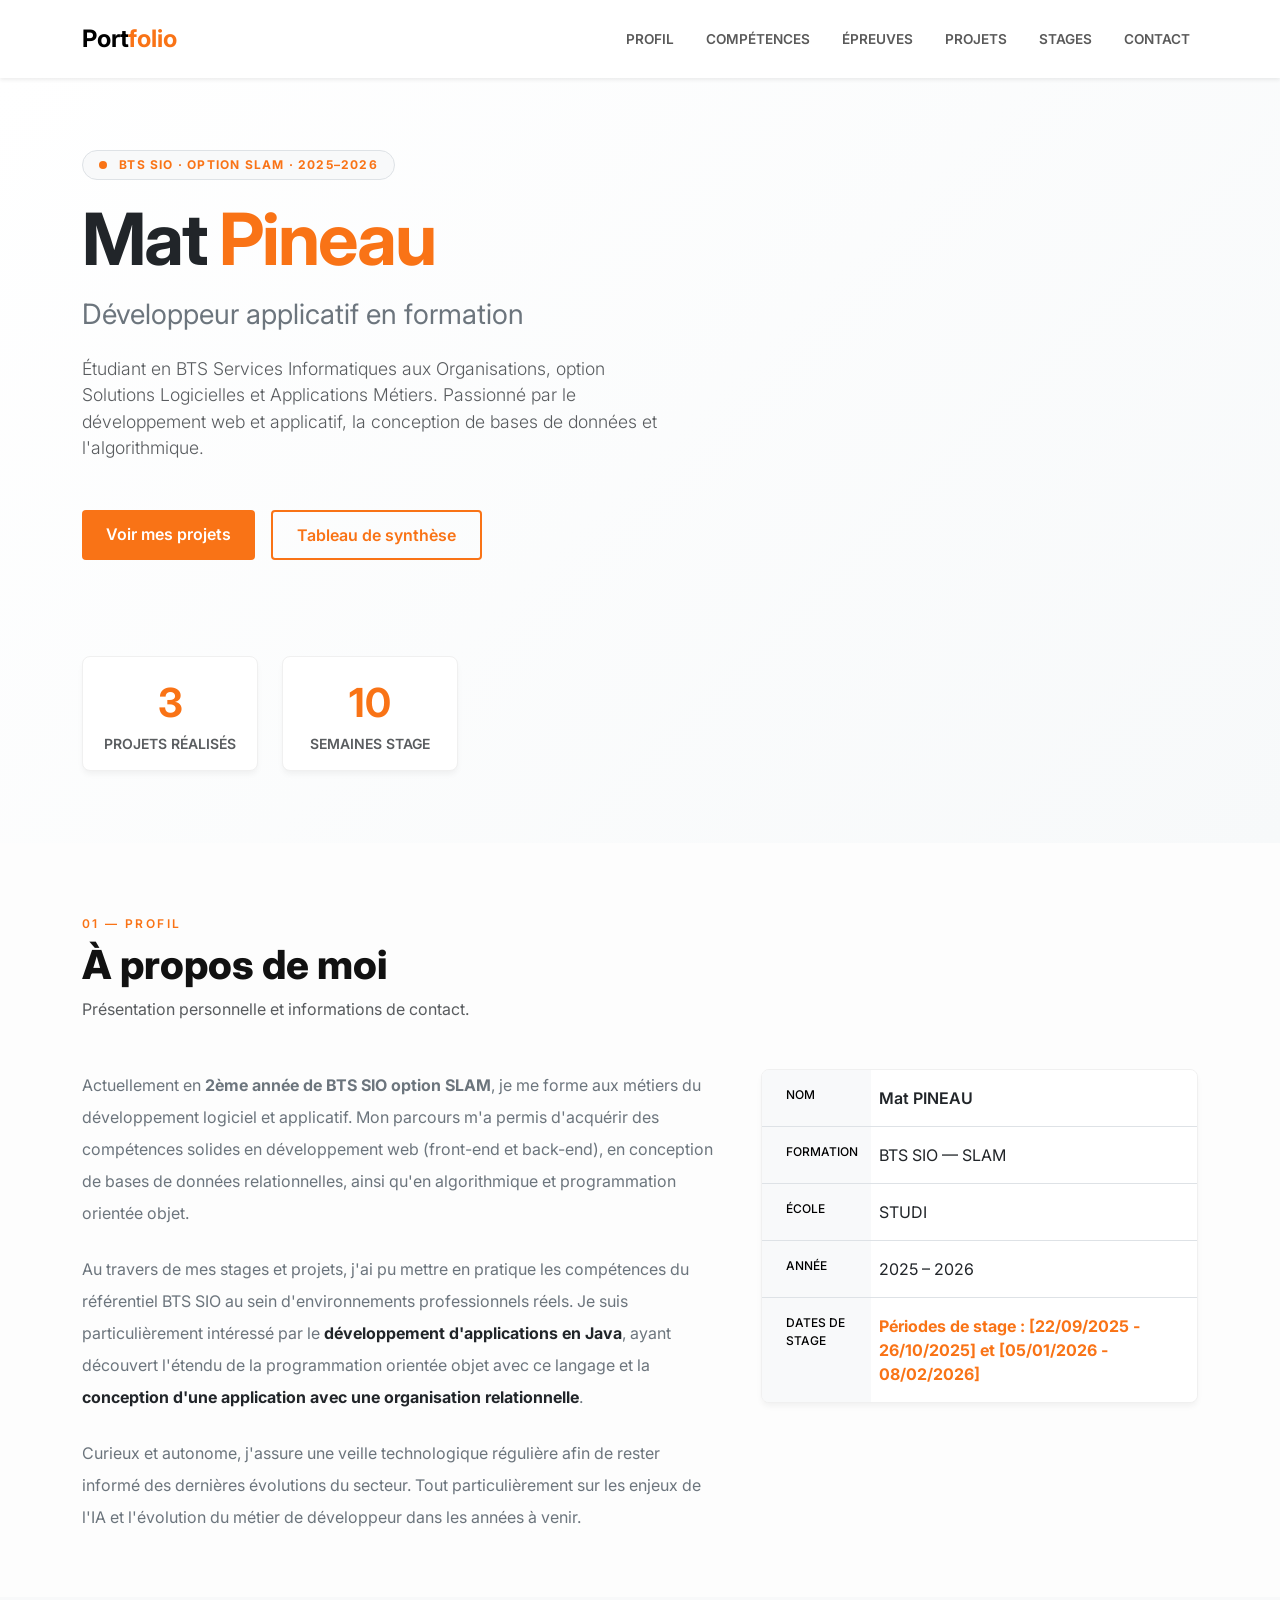
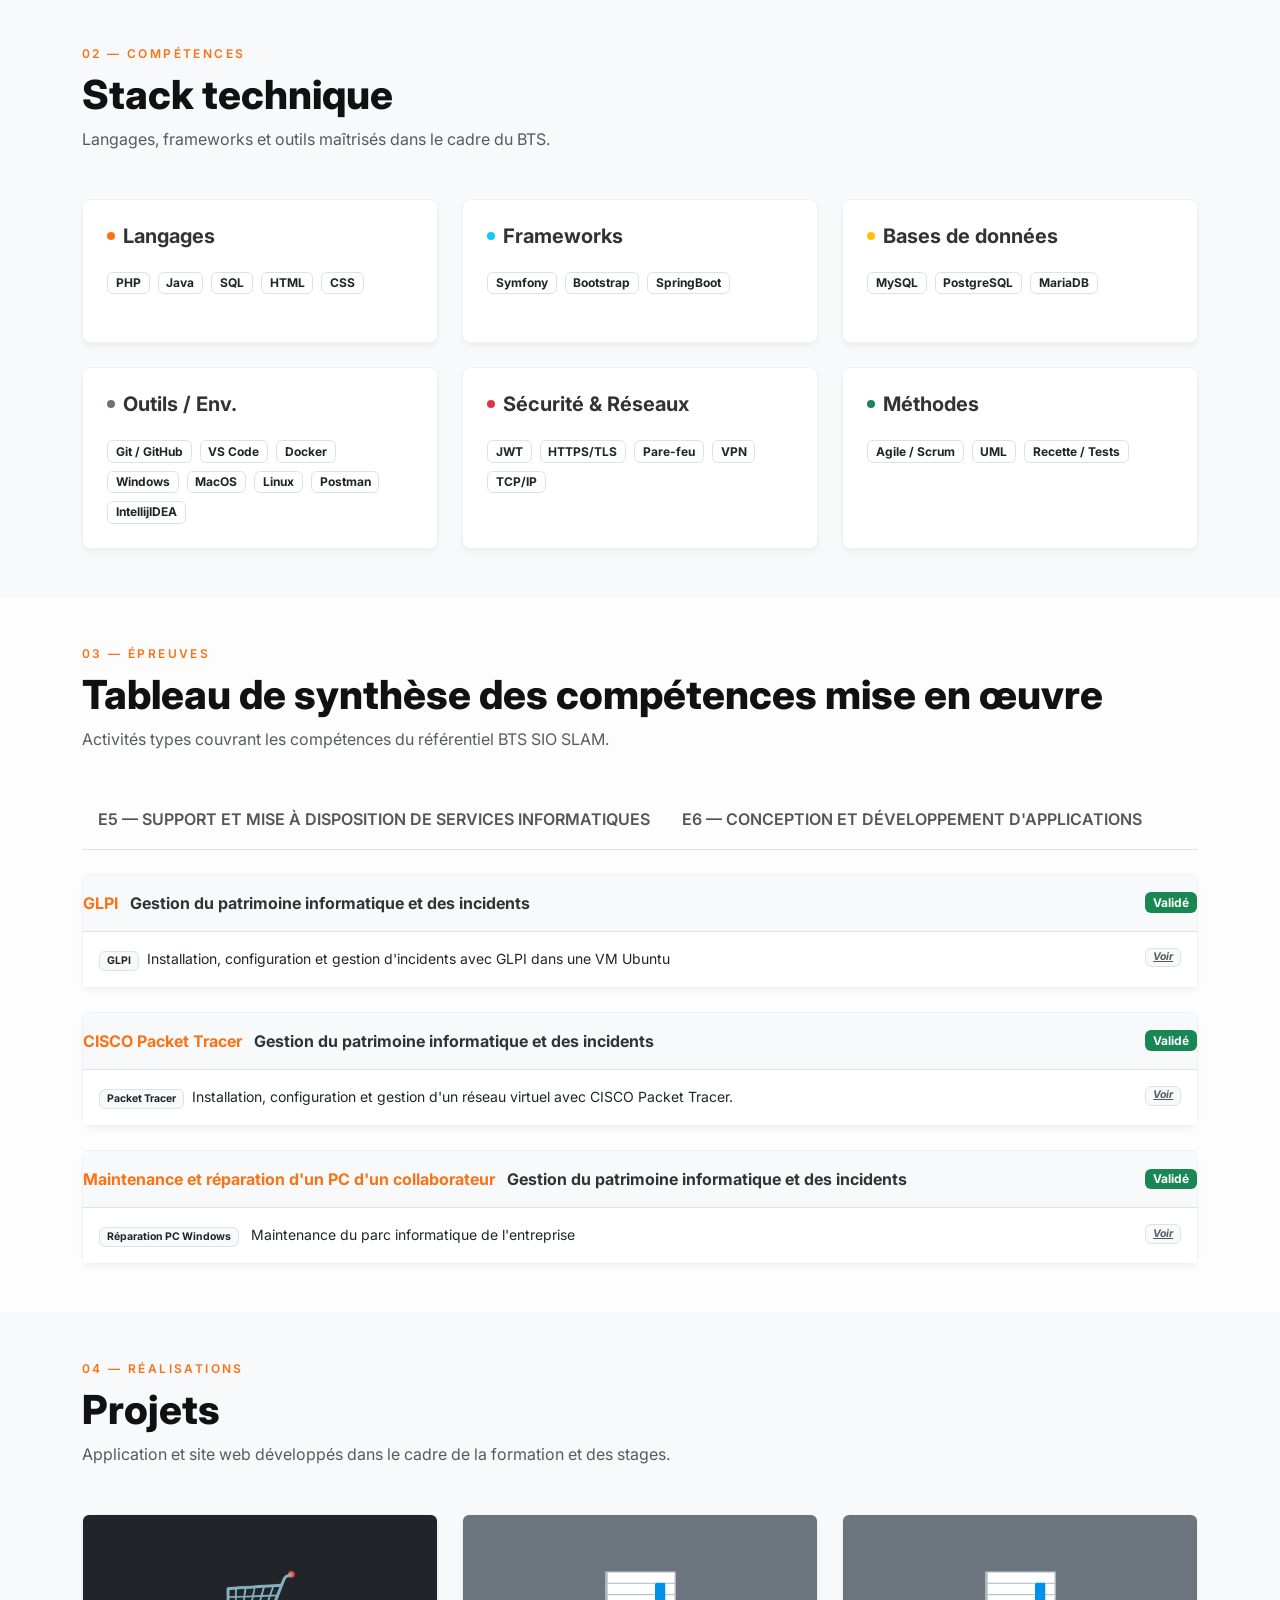
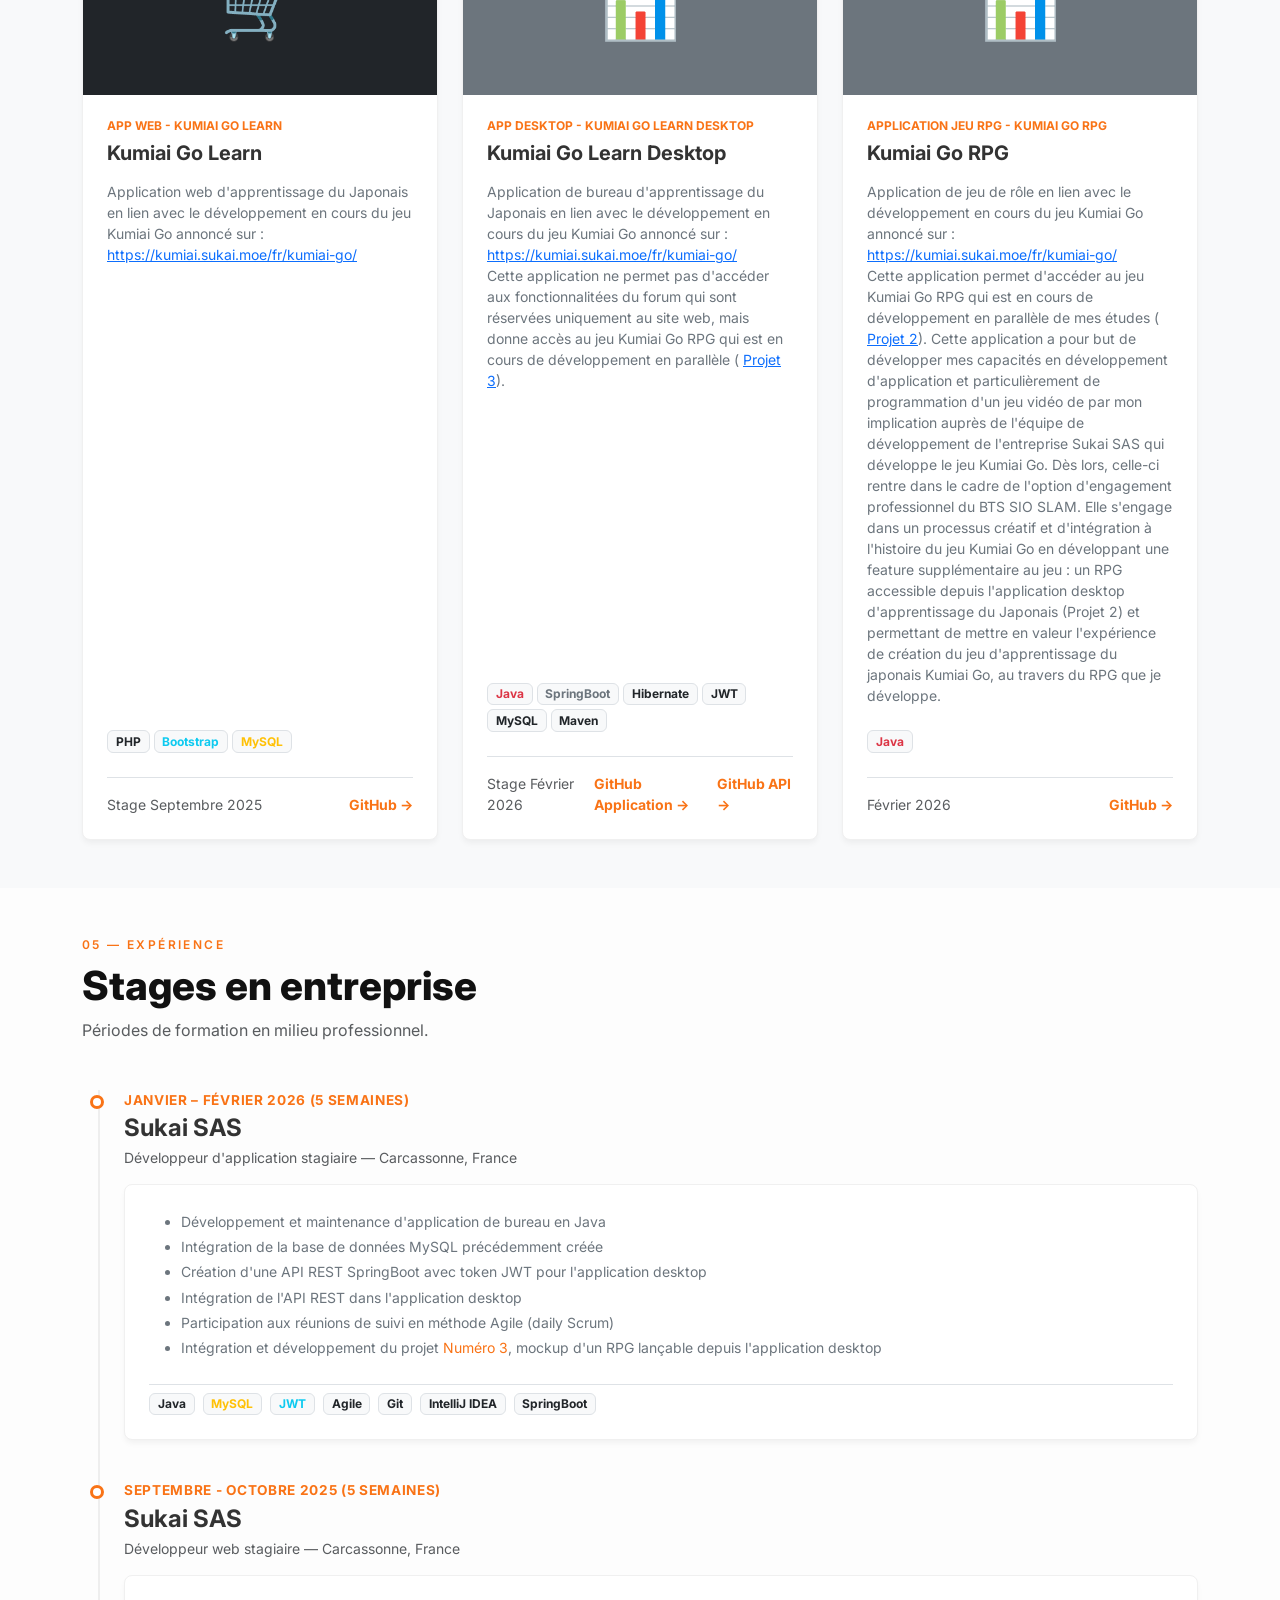
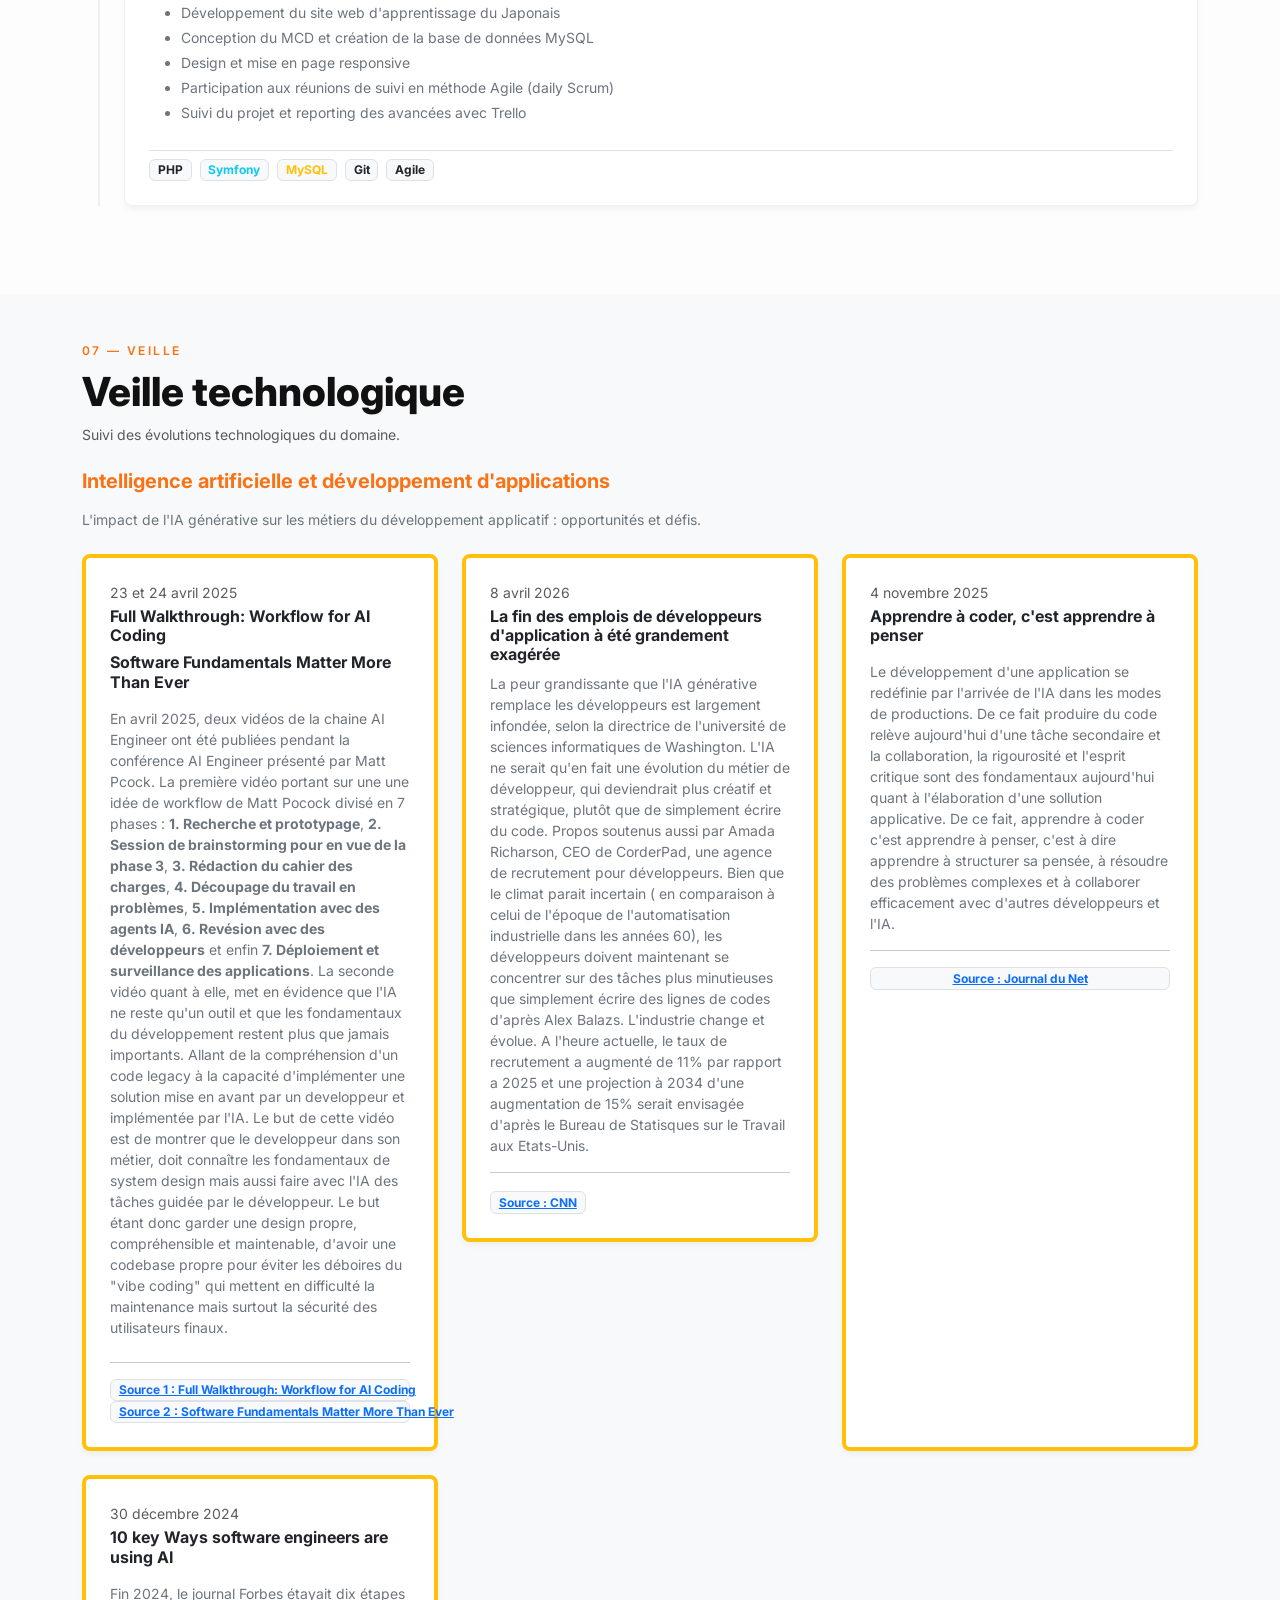
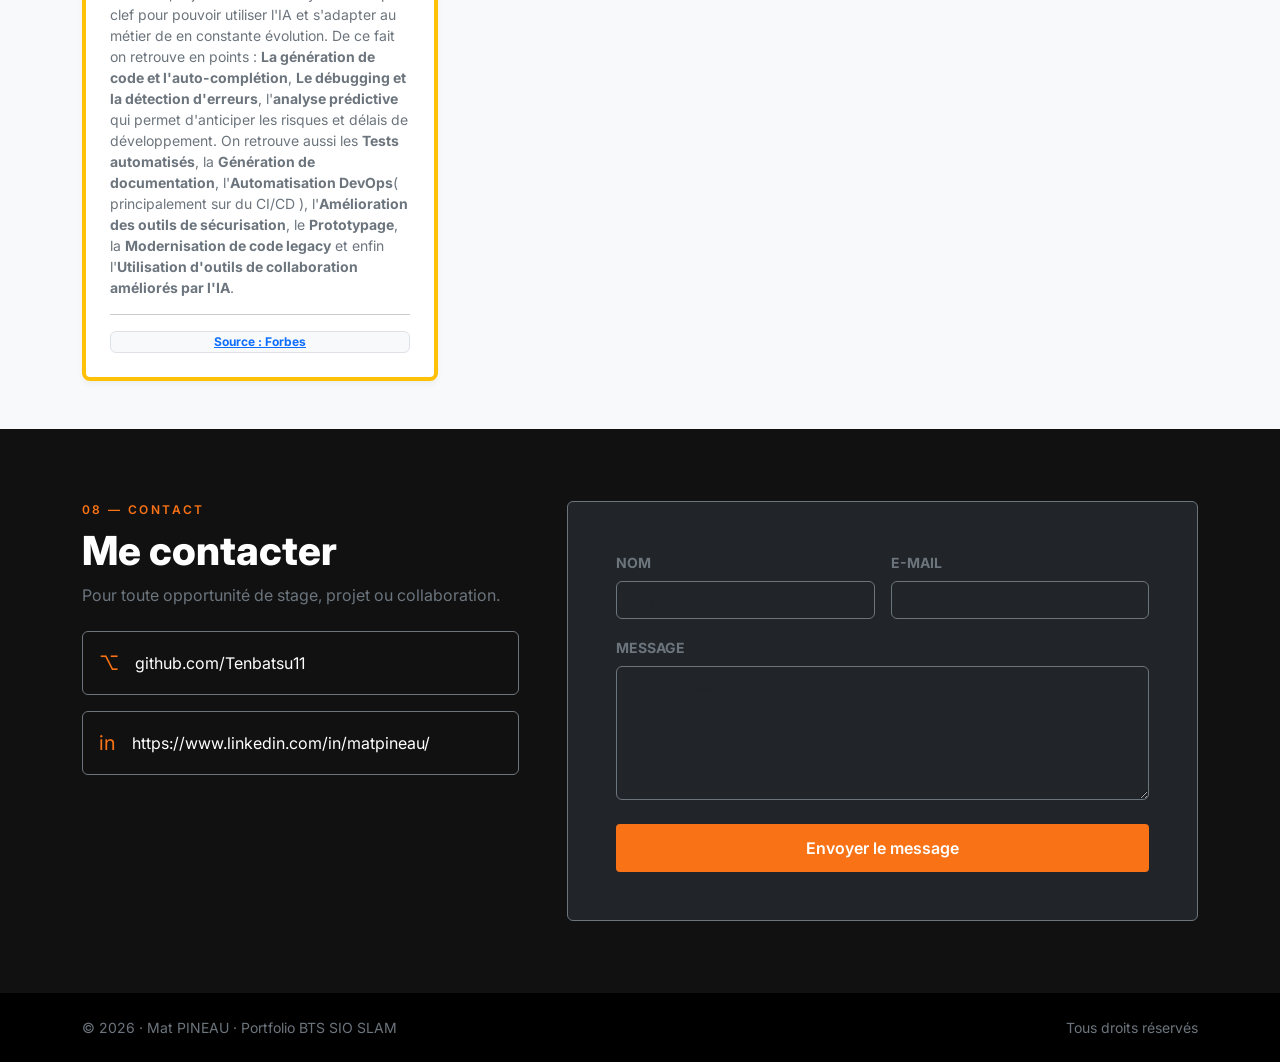
<file: index.html>
<!DOCTYPE html>
<html lang="fr">

<head>
  <meta charset="UTF-8">
  <meta name="viewport" content="width=device-width, initial-scale=1.0">
  <title>Portfolio BTS SIO SLAM</title>

  <!-- Fonts -->
  <link rel="preconnect" href="https://fonts.googleapis.com">
  <link rel="preconnect" href="https://fonts.gstatic.com" crossorigin>
  <link href="https://fonts.googleapis.com/css2?family=Inter:wght@300;400;600;800&display=swap" rel="stylesheet">

  <!-- Bootstrap CSS -->
  <link href="https://cdn.jsdelivr.net/npm/bootstrap@5.3.3/dist/css/bootstrap.min.css" rel="stylesheet">

  <style>
    :root {
      --accent: #f97316;
      /* Orange minimaliste */
      cs --accent-hover: #ea580c;
    }

    body {
      font-family: 'Inter', sans-serif;
      background-color: #fdfdfd;
      color: #333;
    }

    /* Custom Utilities */
    .text-orange {
      color: var(--accent) !important;
    }

    .bg-orange {
      background-color: var(--accent) !important;
      color: white;
    }

    .btn-orange {
      background-color: var(--accent);
      color: white;
      border: none;
      border-radius: 4px;
      padding: 0.75rem 1.5rem;
      font-weight: 600;
      transition: all 0.3s ease;
    }

    .btn-orange:hover {
      background-color: var(--accent-hover);
      color: white;
      transform: translateY(-2px);
      box-shadow: 0 4px 12px rgba(249, 115, 22, 0.2);
    }

    .btn-outline-orange {
      border: 2px solid var(--accent);
      color: var(--accent);
      border-radius: 4px;
      padding: 0.7rem 1.5rem;
      font-weight: 600;
      transition: all 0.3s ease;
    }

    .btn-outline-orange:hover {
      background-color: var(--accent);
      color: white;
    }

    .section-title {
      font-weight: 800;
      font-size: 2.5rem;
      margin-bottom: 0.5rem;
      color: #111;
    }

    .section-label {
      font-size: 0.75rem;
      text-transform: uppercase;
      letter-spacing: 0.15rem;
      color: var(--accent);
      font-weight: 600;
      margin-bottom: 0.5rem;
    }

    /* Timeline styles */
    .timeline {
      border-left: 2px solid #eee;
      padding-left: 1.5rem;
      margin-left: 1rem;
    }

    .timeline-item {
      position: relative;
      margin-bottom: 2.5rem;
    }

    .timeline-item::before {
      content: '';
      position: absolute;
      left: -2.1rem;
      top: 0.3rem;
      width: 14px;
      height: 14px;
      border-radius: 50%;
      background-color: white;
      border: 3px solid var(--accent);
    }

    /* Nav Tabs overrides */
    .nav-pills .nav-link {
      color: #555;
      border-radius: 0;
      border-bottom: 2px solid transparent;
      padding: 0.5rem 1rem;
      font-weight: 600;
    }

    .nav-pills .nav-link.active,
    .nav-pills .nav-link:hover {
      color: var(--accent);
      background-color: transparent;
      border-bottom: 2px solid var(--accent);
    }

    /* Progress bars */
    .progress-bar-custom {
      background-color: var(--accent);
    }

    /* Cards */
    .custom-card {
      border: 1px solid #f0f0f0;
      border-radius: 8px;
      box-shadow: 0 4px 6px -1px rgba(0, 0, 0, 0.05);
      transition: transform 0.3s ease, box-shadow 0.3s ease;
      background: white;
    }

    .custom-card:hover {
      transform: translateY(-5px);
      box-shadow: 0 10px 15px -3px rgba(0, 0, 0, 0.1);
    }
  </style>
</head>

<body data-bs-spy="scroll" data-bs-target="#navbar" data-bs-offset="70">

  <!-- Header / Navbar -->
  <nav id="navbar" class="navbar navbar-expand-lg navbar-light bg-white sticky-top shadow-sm py-3">
    <div class="container">
      <a class="navbar-brand fw-bold fs-4" href="#">Port<span class="text-orange">folio</span></a>
      <button class="navbar-toggler border-0" type="button" data-bs-toggle="collapse" data-bs-target="#navbarNav"
        aria-controls="navbarNav" aria-expanded="false" aria-label="Toggle navigation">
        <span class="navbar-toggler-icon"></span>
      </button>
      <div class="collapse navbar-collapse justify-content-end" id="navbarNav">
        <ul class="navbar-nav gap-3 text-uppercase" style="font-size: 0.85rem; font-weight: 600;">
          <li class="nav-item"><a class="nav-link" href="#about">Profil</a></li>
          <li class="nav-item"><a class="nav-link" href="#competences">Compétences</a></li>
          <li class="nav-item"><a class="nav-link" href="#epreuves">Épreuves</a></li>
          <li class="nav-item"><a class="nav-link" href="#projets">Projets</a></li>
          <li class="nav-item"><a class="nav-link" href="#stages">Stages</a></li>
          <li class="nav-item"><a class="nav-link" href="#contact">Contact</a></li>
        </ul>
      </div>
    </div>
  </nav>

  <!-- Hero Section -->
  <section id="hero" class="d-flex align-items-center"
    style="min-height: 85vh; background: linear-gradient(135deg, #fff 0%, #f7f9fa 100%);">
    <div class="container">
      <div class="row align-items-center">
        <div class="col-lg-8">
          <span class="badge bg-light text-orange border border-orange mb-3 py-2 px-3 rounded-pill text-uppercase"
            style="letter-spacing: 0.1em; font-size: 0.75rem;">
            <span class="d-inline-block rounded-circle bg-orange me-2" style="width: 8px; height: 8px;"></span> BTS SIO
            · Option SLAM · 2025–2026
          </span>
          <h1 class="display-2 fw-bolder mb-3 text-dark" style="letter-spacing: -0.03em;">Mat <span
              class="text-orange">Pineau</span></h1>
          <h2 class="h3 fw-normal text-secondary mb-4">Développeur applicatif en formation</h2>
          <p class="lead text-muted mb-5" style="max-width: 600px; font-size: 1.1rem;">
            Étudiant en BTS Services Informatiques aux Organisations, option Solutions Logicielles et Applications
            Métiers. Passionné par le développement web et applicatif, la conception de bases de données et
            l'algorithmique.
          </p>
          <div class="d-flex gap-3 flex-wrap">
            <a href="#projets" class="btn btn-orange">Voir mes projets</a>
            <a href="#epreuves" class="btn btn-outline-orange">Tableau de synthèse</a>
          </div>
        </div>
      </div>

      <!-- Stats Row -->
      <div class="row mt-5 pt-4 g-4" style="max-width: 800px;">
        <div class="col-6 col-md-3">
          <div class="text-center p-3 custom-card h-100">
            <div class="fs-1 fw-bold text-orange">3</div>
            <div class="text-muted text-uppercase small fw-semibold">Projets réalisés</div>
          </div>
        </div>
        <div class="col-6 col-md-3">
          <div class="text-center p-3 custom-card h-100">
            <div class="fs-1 fw-bold text-orange">10</div>
            <div class="text-muted text-uppercase small fw-semibold">Semaines stage</div>
          </div>
        </div>
      </div>
    </div>
  </section>

  <!-- About Section -->
  <section id="about" class="py-5 mt-4">
    <div class="container">
      <div class="section-label">01 — Profil</div>
      <h2 class="section-title">À propos de moi</h2>
      <p class="text-muted mb-5">Présentation personnelle et informations de contact.</p>

      <div class="row g-5">
        <div class="col-lg-7">
          <p class="text-secondary lh-lg mb-4">
            Actuellement en <strong>2ème année de BTS SIO option SLAM</strong>, je me forme aux métiers du développement
            logiciel et applicatif. Mon parcours m'a permis d'acquérir des compétences solides en développement web
            (front-end et back-end), en conception de bases de données relationnelles, ainsi qu'en algorithmique et
            programmation orientée objet.
          </p>
          <p class="text-secondary lh-lg mb-4">
            Au travers de mes stages et projets, j'ai pu mettre en pratique les compétences du référentiel BTS SIO au
            sein d'environnements professionnels réels. Je suis particulièrement intéressé par le <strong
              class="text-dark">développement d'applications en Java</strong>, ayant découvert l'étendu de la programmation orientée objet avec ce langage et la 
              <strong class="text-dark">conception d'une application avec une organisation relationnelle</strong>.
          </p>
          <p class="text-secondary lh-lg">
            Curieux et autonome, j'assure une veille technologique régulière afin de rester informé des dernières
            évolutions du secteur. Tout particulièrement sur les enjeux de l'IA et l'évolution du métier de développeur dans les années à venir.
          </p>
        </div>
        <div class="col-lg-5">
          <div class="custom-card p-0 overflow-hidden">
            <table class="table table-borderless m-0 text-secondary">
              <tbody>
                <tr class="border-bottom">
                  <th class="bg-light w-25 py-3 ps-4 fw-medium text-uppercase" style="font-size: 0.75rem;">Nom</th>
                  <td class="py-3 fw-semibold text-dark">Mat PINEAU</td>
                </tr>
                <tr class="border-bottom">
                  <th class="bg-light py-3 ps-4 fw-medium text-uppercase" style="font-size: 0.75rem;">Formation</th>
                  <td class="py-3 text-dark">BTS SIO — SLAM</td>
                </tr>
                <tr class="border-bottom">
                  <th class="bg-light py-3 ps-4 fw-medium text-uppercase" style="font-size: 0.75rem;">École</th>
                  <td class="py-3 text-dark">STUDI</td>
                </tr>
                <tr class="border-bottom">
                  <th class="bg-light py-3 ps-4 fw-medium text-uppercase" style="font-size: 0.75rem;">Année</th>
                  <td class="py-3 text-dark">2025 – 2026</td>
                </tr>
                <tr>
                  <th class="bg-light py-3 ps-4 fw-medium text-uppercase" style="font-size: 0.75rem;">Dates de stage</th>
                  <td class="py-3 fw-bold text-orange">Périodes de stage : [22/09/2025 - 26/10/2025] et [05/01/2026 - 08/02/2026]</td>
                </tr>
              </tbody>
            </table>
          </div>
        </div>
      </div>
    </div>
  </section>

  <!-- Competences Section -->
  <section id="competences" class="py-5 bg-light">
    <div class="container">
      <div class="section-label">02 — Compétences</div>
      <h2 class="section-title">Stack technique</h2>
      <p class="text-muted mb-5">Langages, frameworks et outils maîtrisés dans le cadre du BTS.</p>

      <div class="row g-4">
        <!-- Languages -->
        <div class="col-md-6 col-lg-4">
          <div class="custom-card p-4 h-100">
            <h5 class="fw-bold mb-4 d-flex align-items-center">
              <span class="d-inline-block rounded-circle bg-orange me-2" style="width: 8px; height: 8px;"></span>
              Langages
            </h5>
            <div class="d-flex flex-wrap gap-2 mb-4">
              <span class="badge bg-white text-dark border">PHP</span>
              <span class="badge bg-white text-dark border">Java</span>
              <span class="badge bg-white text-dark border">SQL</span>
              <span class="badge bg-white text-dark border">HTML</span>
              <span class="badge bg-white text-dark border">CSS</span>
            </div>
          </div>
        </div>

        <!-- Frameworks -->
        <div class="col-md-6 col-lg-4">
          <div class="custom-card p-4 h-100">
            <h5 class="fw-bold mb-4 d-flex align-items-center">
              <span class="d-inline-block rounded-circle bg-info me-2" style="width: 8px; height: 8px;"></span>
              Frameworks
            </h5>
            <div class="d-flex flex-wrap gap-2 mb-4">
              <span class="badge bg-white text-dark border">Symfony</span>
              <span class="badge bg-white text-dark border">Bootstrap</span>
              <span class="badge bg-white text-dark border">SpringBoot</span>
            </div>
          </div>
        </div>

        <!-- Databases -->
        <div class="col-md-6 col-lg-4">
          <div class="custom-card p-4 h-100">
            <h5 class="fw-bold mb-4 d-flex align-items-center">
              <span class="d-inline-block rounded-circle bg-warning me-2" style="width: 8px; height: 8px;"></span> Bases
              de données
            </h5>
            <div class="d-flex flex-wrap gap-2 mb-4">
              <span class="badge bg-white text-dark border">MySQL</span>
              <span class="badge bg-white text-dark border">PostgreSQL</span>
              <span class="badge bg-white text-dark border">MariaDB</span>
            </div>
          </div>
        </div>

        <!-- Tools -->
        <div class="col-md-6 col-lg-4">
          <div class="custom-card p-4 h-100">
            <h5 class="fw-bold mb-4 d-flex align-items-center">
              <span class="d-inline-block rounded-circle bg-secondary me-2" style="width: 8px; height: 8px;"></span>
              Outils / Env.
            </h5>
            <div class="d-flex flex-wrap gap-2">
              <span class="badge bg-white text-dark border">Git / GitHub</span>
              <span class="badge bg-white text-dark border">VS Code</span>
              <span class="badge bg-white text-dark border">Docker</span>
              <span class="badge bg-white text-dark border">Windows</span>
              <span class="badge bg-white text-dark border">MacOS</span>
              <span class="badge bg-white text-dark border">Linux</span>
              <span class="badge bg-white text-dark border">Postman</span>
              <span class="badge bg-white text-dark border">IntellijIDEA</span>
            </div>
          </div>
        </div>

        <!-- Security -->
        <div class="col-md-6 col-lg-4">
          <div class="custom-card p-4 h-100">
            <h5 class="fw-bold mb-4 d-flex align-items-center">
              <span class="d-inline-block rounded-circle bg-danger me-2" style="width: 8px; height: 8px;"></span>
              Sécurité & Réseaux
            </h5>
            <div class="d-flex flex-wrap gap-2">
              <span class="badge bg-white text-dark border">JWT</span>
              <span class="badge bg-white text-dark border">HTTPS/TLS</span>
              <span class="badge bg-white text-dark border">Pare-feu</span>
              <span class="badge bg-white text-dark border">VPN</span>
              <span class="badge bg-white text-dark border">TCP/IP</span>
            </div>
          </div>
        </div>

        <!-- Methods -->
        <div class="col-md-6 col-lg-4">
          <div class="custom-card p-4 h-100">
            <h5 class="fw-bold mb-4 d-flex align-items-center">
              <span class="d-inline-block rounded-circle bg-success me-2" style="width: 8px; height: 8px;"></span>
              Méthodes
            </h5>
            <div class="d-flex flex-wrap gap-2">
              <span class="badge bg-white text-dark border">Agile / Scrum</span>
              <span class="badge bg-white text-dark border">UML</span>
              <span class="badge bg-white text-dark border">Recette / Tests</span>
            </div>
          </div>
        </div>
      </div>
    </div>
  </section>

  <!-- Epreuves Section -->
  <section id="epreuves" class="py-5">
    <div class="container">
      <div class="section-label">03 — Épreuves</div>
      <h2 class="section-title">Tableau de synthèse des compétences mise en œuvre</h2>
      <p class="text-muted mb-5">Activités types couvrant les compétences du référentiel BTS SIO SLAM.</p>

      <ul class="nav nav-pills mb-4 border-bottom pb-2" id="epreuves-tab" role="tablist">
        <li class="nav-item" role="presentation">
          <button class="nav-link text-uppercase fs-6" id="e5-tab" data-bs-toggle="pill" data-bs-target="#e5"
            type="button" role="tab" aria-controls="e5" aria-selected="false">E5 — Support et mise à disposition de services informatiques</button>
        </li>
        <li class="nav-item" role="presentation">
          <button class="nav-link text-uppercase fs-6" id="e6-tab" data-bs-toggle="pill" data-bs-target="#e6"
            type="button" role="tab" aria-controls="e6" aria-selected="false">E6 — Conception et développement d'applications</button>
        </li>
      </ul>

      <div class="tab-content" id="epreuves-tabContent">
        <!-- E5 Panel -->
        <div class="tab-pane fade show active" id="e5" role="tabpanel" aria-labelledby="e5-tab">
          <div class="row g-4">
            <!-- B1.1 -->
            <div class="col-12">
              <div class="custom-card">
                <div class="card-header bg-light d-flex justify-content-between align-items-center py-3 border-bottom">
                  <div>
                    <span class="fw-bold text-orange me-2">GLPI</span>
                    <span class="fw-bold">Gestion du patrimoine informatique et des incidents</span>
                  </div>
                  <span class="badge bg-success">Validé</span>
                </div>
                <ul class="list-group list-group-flush text-secondary small">
                  <li class="list-group-item d-flex justify-content-between align-items-start py-3">
                    <div><span class="badge bg-light text-dark border me-2">GLPI</span>Installation, configuration et gestion d'incidents avec GLPI dans une VM Ubuntu </div>
                    <a href="GLPI.html" class="badge bg-light text-muted border fst-italic cursor-pointer">Voir</a>
                  </li>
                </ul>
              </div>
            </div>
            <!-- B1.1 -->
            <div class="col-12">
              <div class="custom-card">
                <div class="card-header bg-light d-flex justify-content-between align-items-center py-3 border-bottom">
                  <div>
                    <span class="fw-bold text-orange me-2">CISCO Packet Tracer</span>
                    <span class="fw-bold">Gestion du patrimoine informatique et des incidents</span>
                  </div>
                  <span class="badge bg-success">Validé</span>
                </div>
                <ul class="list-group list-group-flush text-secondary small">
                  <li class="list-group-item d-flex justify-content-between align-items-start py-3">
                    <div><span class="badge bg-light text-dark border me-2">Packet Tracer</span>Installation, configuration et gestion d'un réseau virtuel avec CISCO Packet Tracer.</div>
                    <a href="packet.html" class="badge bg-light text-muted border fst-italic cursor-pointer">Voir</a>
                  </li>
                </ul>
              </div>
            </div>
            <!-- B1.2 -->
            <div class="col-12">
              <div class="custom-card">
                <div class="card-header bg-light d-flex justify-content-between align-items-center py-3 border-bottom">
                  <div>
                    <span class="fw-bold text-orange me-2">Maintenance et réparation d'un PC d'un collaborateur</span>
                    <span class="fw-bold">Gestion du patrimoine informatique et des incidents</span>
                  </div>
                  <span class="badge bg-success">Validé</span>
                </div>
                <ul class="list-group list-group-flush text-secondary small">
                  <li class="list-group-item d-flex justify-content-between align-items-start py-3">
                    <div><span class="badge bg-light text-dark border me-2">Réparation PC Windows</span> Maintenance du parc informatique de l'entreprise</div>
                    <a href="repair1.html" class="badge bg-light text-muted border fst-italic cursor-pointer">Voir</a>
                  </li>
                </ul>
              </div>
            </div>
          </div>
        </div>

        <!-- E6 Panel -->
        <div class="tab-pane fade" id="e6" role="tabpanel" aria-labelledby="e6-tab">
          <div class="row g-4">
            <div class="col-12">
              <div class="custom-card">
                <div class="card-header bg-light d-flex justify-content-between align-items-center py-3 border-bottom">
                  <div>
                    <span class="fw-bold text-orange me-2">E6 — B2.1</span>
                    <span class="fw-bold">Concevoir et développer une solution applicative</span>
                  </div>
                  <span class="badge bg-success">Validé</span>
                </div>
                <ul class="list-group list-group-flush text-secondary small">
                  <li class="list-group-item d-flex justify-content-between align-items-start py-3">
                    <div><span class="badge bg-light text-dark border me-2">AT4</span> Réaliser les modules applicatifs
                      d'une solution applicative</div>
                    <span class="badge bg-orange border fst-italic cursor-pointer">✓ preuve</span>
                  </li>
                </ul>
              </div>
            </div>
            <div class="col-12">
              <div class="custom-card">
                <div class="card-header bg-light d-flex justify-content-between align-items-center py-3 border-bottom">
                  <div>
                    <span class="fw-bold text-orange me-2">E6 — B2.3</span>
                    <span class="fw-bold">Gérer les données</span>
                  </div>
                  <span class="badge bg-success">Validé</span>
                </div>
                <ul class="list-group list-group-flush text-secondary small">
                  <li class="list-group-item d-flex justify-content-between align-items-start py-3">
                    <div><span class="badge bg-light text-dark border me-2">AT1</span> Concevoir ou adapter une base de
                      données</div>
                    <span class="badge bg-orange border fst-italic cursor-pointer">✓ preuve</span>
                  </li>
                </ul>
              </div>
            </div>
          </div>
        </div>
      </div>
    </div>
  </section>

  <!-- Projets Section -->
  <section id="projets" class="py-5 bg-light">
    <div class="container">
      <div class="section-label">04 — Réalisations</div>
      <h2 class="section-title">Projets</h2>
      <p class="text-muted mb-5">Application et site web développés dans le cadre de la formation et des stages.</p>

      <div class="row row-cols-1 row-cols-md-2 row-cols-lg-3 g-4">

        <!-- Project 1 -->
        <div class="col">
          <div class="custom-card h-100 d-flex flex-column">
            <div class="bg-dark text-white d-flex align-items-center justify-content-center p-5 rounded-top"
              style="height: 180px;">
              <span class="display-3">🛒</span>
            </div>
            <div class="card-body p-4 d-flex flex-column">
              <h6 class="text-orange text-uppercase fw-bold" style="font-size: 0.75rem;">App Web - Kumiai Go Learn</h6>
              <h5 class="card-title fw-bold mb-3">Kumiai Go Learn</h5>
              <p class="card-text text-secondary small mb-4 flex-grow-1">Application web d'apprentissage du Japonais en
                lien avec le développement en cours du jeu Kumiai Go annoncé sur : <a
                  href="https://kumiai.sukai.moe/fr/kumiai-go/"
                  target="_blank">https://kumiai.sukai.moe/fr/kumiai-go/</a>
              </p>
              <div class="d-flex flex-wrap gap-1 mb-4">
                <span class="badge bg-light border text-dark">PHP</span>
                <span class="badge bg-light border text-info">Bootstrap</span>
                <span class="badge bg-light border text-warning">MySQL</span>
              </div>
              <div class="d-flex justify-content-between align-items-center border-top pt-3 mt-auto small text-muted">
                <span>Stage Septembre 2025</span>
                <a href="https://github.com/Tenbatsu11/siteweb" class="text-orange text-decoration-none fw-bold">GitHub
                  →</a>
              </div>
            </div>
          </div>
        </div>

        <!-- Project 2 -->
        <div class="col">
          <div class="custom-card h-100 d-flex flex-column">
            <div class="bg-secondary text-white d-flex align-items-center justify-content-center p-5 rounded-top"
              style="height: 180px;">
              <span class="display-3">📊</span>
            </div>
            <div class="card-body p-4 d-flex flex-column">
              <h6 class="text-orange text-uppercase fw-bold" style="font-size: 0.75rem;">App Desktop - Kumiai Go Learn
                Desktop</h6>
              <h5 class="card-title fw-bold mb-3">Kumiai Go Learn Desktop</h5>
              <p class="card-text text-secondary small mb-4 flex-grow-1">Application de bureau d'apprentissage du
                Japonais
                en
                lien avec le développement en cours du jeu Kumiai Go annoncé sur : <a
                  href="https://kumiai.sukai.moe/fr/kumiai-go/"
                  target="_blank">https://kumiai.sukai.moe/fr/kumiai-go/</a>
                <br>
                Cette application ne permet pas d'accéder aux fonctionnalitées du forum qui sont réservées uniquement au
                site web, mais donne accès au jeu Kumiai Go RPG qui est en cours de développement en parallèle ( <a
                  href="#projet3">Projet 3</a>).
              </p>
              <div class="d-flex flex-wrap gap-1 mb-4">
                <span class="badge bg-light border text-danger">Java</span>
                <span class="badge bg-light border text-secondary">SpringBoot</span>
                <span class="badge bg-light border text-dark">Hibernate</span>
                <span class="badge bg-light border text-dark">JWT</span>
                <span class="badge bg-light border text-dark">MySQL</span>
                <span class="badge bg-light border text-dark">Maven</span>
              </div>
              <div class="d-flex justify-content-between align-items-center border-top pt-3 mt-auto small text-muted">
                <span>Stage Février 2026</span>
                <a href="https://github.com/Tenbatsu11/Kumiai-Go-Learn-Dekstop"
                  class="text-orange text-decoration-none fw-bold">GitHub Application →</a>
                <hr>
                <a href="https://github.com/Tenbatsu11/kumiai-rpg-api"
                  class="text-orange text-decoration-none fw-bold">GitHub API →</a>

              </div>
            </div>
          </div>
        </div>

        <!-- Project 3 -->
        <div class="col">
          <div class="custom-card h-100 d-flex flex-column">
            <div class="bg-secondary text-white d-flex align-items-center justify-content-center p-5 rounded-top"
              style="height: 180px;">
              <span class="display-3">📊</span>
            </div>
            <div class="card-body p-4 d-flex flex-column">
              <h6 class="text-orange text-uppercase fw-bold" style="font-size: 0.75rem;">Application Jeu RPG - Kumiai Go
                RPG</h6>
              <h5 class="card-title fw-bold mb-3">Kumiai Go RPG</h5>
              <p class="card-text text-secondary small mb-4 flex-grow-1">Application de jeu de rôle en lien avec le
                développement en cours du jeu Kumiai Go annoncé sur : <a href="https://kumiai.sukai.moe/fr/kumiai-go/"
                  target="_blank">https://kumiai.sukai.moe/fr/kumiai-go/</a>
                <br>
                Cette application permet d'accéder au jeu Kumiai Go RPG qui est en cours de développement en parallèle de mes études (
                <a href="#projet2">Projet 2</a>).
                Cette application a pour but de développer mes capacités en développement d'application et particulièrement de programmation d'un jeu vidéo de par mon implication
                auprès de l'équipe de développement de l'entreprise Sukai SAS qui développe le jeu Kumiai Go. Dès lors, celle-ci rentre dans le cadre de l'option d'engagement professionnel du BTS SIO SLAM.
                Elle s'engage dans un processus créatif et d'intégration à l'histoire du jeu Kumiai Go en développant une feature supplémentaire au jeu : un RPG accessible depuis l'application desktop d'apprentissage du Japonais (Projet 2) et 
                permettant de mettre en valeur l'expérience de création du jeu d'apprentissage du japonais Kumiai Go, au travers du RPG que je développe.
              </p>
              <div class="d-flex flex-wrap gap-1 mb-4">
                <span class="badge bg-light border text-danger">Java</span>
              </div>
              <div class="d-flex justify-content-between align-items-center border-top pt-3 mt-auto small text-muted">
                <span>Février 2026</span>
                <a href="https://github.com/Tenbatsu11/Kumiai_Go_RPG"
                  class="text-orange text-decoration-none fw-bold">GitHub →</a>
              </div>
            </div>
          </div>
        </div>

      </div>
    </div>
  </section>

  <!-- Stages Section -->
  <section id="stages" class="py-5">
    <div class="container">
      <div class="section-label">05 — Expérience</div>
      <h2 class="section-title">Stages en entreprise</h2>
      <p class="text-muted mb-5">Périodes de formation en milieu professionnel.</p>

      <div class="timeline mt-4">


        <!-- Stage 2 -->
        <div class="timeline-item">
          <div class="mb-1 text-orange fw-bold"
            style="font-size: 0.85rem; letter-spacing: 0.05em; text-transform: uppercase;">Janvier – Février 2026 (5 semaines)</div>
          <h4 class="fw-bold mb-1">Sukai SAS</h4>
          <div class="text-muted small mb-3">Développeur d'application stagiaire — Carcassonne, France</div>

          <div class="custom-card p-4">
            <ul class="text-secondary small mb-4" style="line-height:1.8;">
              <li>Développement et maintenance d'application de bureau en Java</li>
              <li>Intégration de la base de données MySQL précédemment créée</li>
              <li>Création d'une API REST SpringBoot avec token JWT pour l'application desktop</li>
              <li>Intégration de l'API REST dans l'application desktop</li>
              <li>Participation aux réunions de suivi en méthode Agile (daily Scrum)</li>
              <li>Intégration et développement du projet <a href="#project3" class="text-decoration-none text-orange">Numéro 3</a>, mockup d'un RPG lançable depuis l'application desktop</li>

            </ul>
            <div class="d-flex flex-wrap gap-2 pt-2 border-top">
              <span class="badge bg-light border text-dark">Java</span>
              <span class="badge bg-light border text-warning">MySQL</span>
              <span class="badge bg-light border text-info">JWT</span>
              <span class="badge bg-light border text-dark">Agile</span>
              <span class="badge bg-light border text-dark">Git</span>
              <span class="badge bg-light border text-dark">IntelliJ IDEA</span>
              <span class="badge bg-light border text-dark">SpringBoot</span>
            </div>
          </div>
        </div>

        <!-- Stage 1 -->
        <div class="timeline-item">
          <div class="mb-1 text-orange fw-bold"
            style="font-size: 0.85rem; letter-spacing: 0.05em; text-transform: uppercase;">Septembre - Octobre 2025 (5 semaines)</div>
          <h4 class="fw-bold mb-1">Sukai SAS</h4>
          <div class="text-muted small mb-3">Développeur web stagiaire — Carcassonne, France</div>

          <div class="custom-card p-4">
            <ul class="text-secondary small mb-4" style="line-height:1.8;">
              <li>Développement du site web d'apprentissage du Japonais</li>
              <li>Conception du MCD et création de la base de données MySQL</li>
              <li>Design et mise en page responsive</li>
              <li>Participation aux réunions de suivi en méthode Agile (daily Scrum)</li>
              <li>Suivi du projet et reporting des avancées avec Trello</li>
            </ul>
            <div class="d-flex flex-wrap gap-2 pt-2 border-top">
              <span class="badge bg-light border text-dark">PHP</span>
              <span class="badge bg-light border text-info">Symfony</span>
              <span class="badge bg-light border text-warning">MySQL</span>
              <span class="badge bg-light border text-dark">Git</span>
              <span class="badge bg-light border text-dark">Agile</span>
            </div>
          </div>
        </div>

      </div>
    </div>
  </section>

  <!-- Veille -->
  <section class="py-5 bg-light">
    <div class="container">
      <div class="row g-5">

        <!-- Veille Tech -->
        <div class="col-lg-12" id="veille">
          <div class="section-label">07 — Veille</div>
          <h2 class="section-title h3">Veille technologique</h2>
          <p class="text-muted mb-4 small">Suivi des évolutions technologiques du domaine.</p>
          <h3 class="h5 fw-bold mb-3 text-orange">Intelligence artificielle et développement d'applications</h3>
          <p class="text-secondary small mb-4">L'impact de l'IA générative sur les métiers du développement applicatif : opportunités et défis.</p>

          <div class="row row-cols-1 row-cols-md-2 row-cols-lg-3 g-4">

            <div class="col">
              <div class="custom-card p-4 border-start border-warning border-4 h-100 d-flex flex-column">
                <div class="text-muted small mb-1">23 et 24 avril 2025</div>
                <h6 class="fw-bold"><a href="https://www.youtube.com/watch?v=-QFHIoCo-Ko&list=LL&index=1&t=67s" class="text-decoration-none text-dark">Full Walkthrough: Workflow for AI Coding</a></h6>
                <h6 class="fw-bold"><a href="https://www.youtube.com/watch?v=v4F1gFy-hqg" class="text-decoration-none text-dark"> Software Fundamentals Matter More Than Ever</a></h6>
                <p class="text-secondary small mb-0 mt-2">
                  En avril 2025, deux vidéos de la chaine AI Engineer ont été publiées pendant la conférence AI Engineer présenté par Matt Pcock. La première vidéo portant sur une une idée de workflow de Matt Pocock divisé en 7 phases : 
                  <strong>1. Recherche et prototypage</strong>, <strong>2. Session de brainstorming pour en vue de la phase 3</strong>, 
                  <strong>3. Rédaction du cahier des charges</strong>, <strong>4. Découpage du travail en problèmes</strong>, <strong>5. Implémentation avec des agents IA</strong>, <strong>6. Revésion avec des développeurs</strong> et enfin 
                  <strong>7. Déploiement et surveillance des applications</strong>.
                  La seconde vidéo quant à elle, met en évidence que l'IA ne reste qu'un outil et que les fondamentaux du développement restent plus que jamais importants. Allant de la compréhension d'un code legacy à la capacité d'implémenter une solution 
                  mise en avant par un developpeur et implémentée par l'IA. Le but de cette vidéo est de montrer que le developpeur dans son métier, doit connaître les fondamentaux de system design mais aussi faire avec l'IA des tâches guidée par le développeur.
                  Le but étant donc garder une design propre, compréhensible et maintenable, d'avoir une codebase propre pour éviter les déboires du "vibe coding" qui mettent en difficulté la maintenance mais surtout la sécurité des utilisateurs finaux.
                 </p> 
                <p class="text-secondary small mb-0 mt-2">
            <hr>
            <span class="justify-content-center badge bg-light border text-dark"><a href="https://www.youtube.com/watch?v=-QFHIoCo-Ko&list=LL&index=1&t=67s">Source 1 : Full Walkthrough: Workflow for AI Coding</a></span>
            <span class="justify-content-center badge bg-light border text-dark"><a href="https://www.youtube.com/watch?v=v4F1gFy-hqg">Source 2 : Software Fundamentals Matter More Than Ever</a></span>
              </div>
            </div>
            
            <div class="col">
            <div class="custom-card p-4 border-start border-warning border-4">
              <div class="text-muted small mb-1">8 avril 2026</div>
              <h6 class="fw-bold"><a href="https://edition.cnn.com/2026/04/08/tech/ai-software-developer-jobs" class="text-decoration-none text-dark">La fin des emplois de développeurs d'application à été grandement exagérée</a></h6>
              <p class="text-secondary small mb-0 mt-2">La peur grandissante que l'IA générative remplace les développeurs est largement infondée, selon la directrice de l'université de sciences informatiques de Washington.
                L'IA ne serait qu'en fait une évolution du métier de développeur, qui deviendrait plus créatif et stratégique, plutôt que de simplement écrire du code. Propos soutenus aussi par Amada Richarson, CEO de CorderPad, une agence de recrutement pour développeurs. 
                Bien que le climat parait incertain ( en comparaison à celui de l'époque de l'automatisation industrielle dans les années 60), les développeurs doivent maintenant se concentrer sur des tâches plus minutieuses que simplement écrire des lignes de codes d'après Alex Balazs.
                L'industrie change et évolue. A l'heure actuelle, le taux de recrutement a augmenté de 11% par rapport a 2025 et une projection à 2034 d'une augmentation de 15% serait envisagée d'après le Bureau de Statisques sur le Travail aux Etats-Unis.
              </p>
              <hr>
              <span class="justify-content-center badge bg-light border text-dark"><a href="https://edition.cnn.com/2026/04/08/tech/ai-software-developer-jobs">Source : CNN</a></span>
            </div>
            </div>

            <div class="col">
              <div class="custom-card p-4 border-start border-warning border-4 h-100 d-flex flex-column">
                <div class="text-muted small mb-1">4 novembre 2025</div>
                <h6 class="fw-bold"><a href="https://www.journaldunet.com/developpeur/1545787-apprendre-a-coder-c-est-apprendre-a-penser/" class="text-decoration-none text-dark">Apprendre à coder, c'est apprendre à penser</a></h6>
                <p class="text-secondary small mb-0 mt-2">Le développement d'une application se redéfinie par l'arrivée de l'IA dans les modes de productions. De ce fait produire du code relève aujourd'hui d'une tâche secondaire et la collaboration, la rigourosité et l'esprit critique sont des fondamentaux aujourd'hui quant à l'élaboration d'une sollution applicative.
                  De ce fait, apprendre à coder c'est apprendre à penser, c'est à dire apprendre à structurer sa pensée, à résoudre des problèmes complexes et à collaborer efficacement avec d'autres développeurs et l'IA.
                </p>
                <hr>
                <span class="justify-content-center badge bg-light border text-dark"><a href="https://www.journaldunet.com/developpeur/1545787-apprendre-a-coder-c-est-apprendre-a-penser/">Source : Journal du Net</a></span>
              </div>
            </div>

            <div class="col">
              <div class="custom-card p-4 border-start border-warning border-4 h-100 d-flex flex-column">
                <div class="text-muted small mb-1">30 décembre 2024</div>
                <h6 class="fw-bold"><a href="https://www.forbes.com/sites/allbusiness/2024/12/30/10-key-ways-software-engineers-are-using-ai/" class="text-decoration-none text-dark">10 key Ways software engineers are using AI</a></h6>
                <p class="text-secondary small mb-0 mt-2">Fin 2024, le journal Forbes étayait dix étapes clef pour pouvoir utiliser l'IA et s'adapter au métier de en constante évolution. De ce fait on retrouve en points : <strong>La génération de code et l'auto-complétion</strong>,
                <strong>Le débugging et la détection d'erreurs</strong>, l'<strong>analyse prédictive</strong> qui permet d'anticiper les risques et délais de développement. On retrouve aussi les <strong>Tests automatisés</strong>, la <strong>Génération de documentation</strong>,
              l'<strong>Automatisation DevOps</strong>( principalement sur du CI/CD ), l'<strong>Amélioration des outils de sécurisation</strong>, le <strong>Prototypage</strong>, la <strong>Modernisation de code legacy</strong> et enfin l'<strong>Utilisation d'outils de collaboration améliorés par l'IA</strong>.
            </p>
            <hr>
            <span class="justify-content-center badge bg-light border text-dark"><a href="https://www.forbes.com/sites/allbusiness/2024/12/30/10-key-ways-software-engineers-are-using-ai/">Source : Forbes</a></span>
              </div>
            </div>

        </div>
        </div>

      </div>
    </div>
  </section>

  <!-- Contact Section -->
  <section id="contact" class="py-5 text-white" style="background-color: #111;">
    <div class="container py-4">
      <div class="row g-5">
        <div class="col-lg-5">
          <div class="section-label">08 — Contact</div>
          <h2 class="section-title text-white">Me contacter</h2>
          <p class="text-secondary mb-4">Pour toute opportunité de stage, projet ou collaboration.</p>

          <ul class="list-unstyled d-flex flex-column gap-3">
            <li>
              <a href="https://github.com/Tenbatsu11"
                class="text-decoration-none text-white d-flex align-items-center gap-3 p-3 border border-secondary rounded hover-bg-dark">
                <span class="fs-5 text-orange">⌥</span> github.com/Tenbatsu11
              </a>
            </li>
            <li>
              <a href="https://linkedin.com/in/pseudo"
                class="text-decoration-none text-white d-flex align-items-center gap-3 p-3 border border-secondary rounded hover-bg-dark">
                <span class="fs-5 text-orange">in</span> https://www.linkedin.com/in/matpineau/
              </a>
            </li>
          </ul>
        </div>

        <div class="col-lg-7">
          <div class="bg-dark p-4 p-md-5 rounded border border-secondary">
            <form>
              <div class="row g-3">
                <div class="col-md-6">
                  <label class="form-label text-secondary small text-uppercase fw-bold">Nom</label>
                  <input type="text" class="form-control bg-transparent text-white border-secondary"
                    placeholder="Votre nom">
                </div>
                <div class="col-md-6">
                  <label class="form-label text-secondary small text-uppercase fw-bold">E-mail</label>
                  <input type="email" class="form-control bg-transparent text-white border-secondary"
                    placeholder="votre@email.fr">
                </div>
                <div class="col-12">
                  <label class="form-label text-secondary small text-uppercase fw-bold">Message</label>
                  <textarea class="form-control bg-transparent text-white border-secondary" rows="5"
                    placeholder="Votre message..."></textarea>
                </div>
                <div class="col-12 mt-4">
                  <button type="button" class="btn btn-orange w-100"
                    onclick="alert('Pensez à configurer un backend pour envoyer des emails.')">Envoyer le
                    message</button>
                </div>
              </div>
            </form>
          </div>
        </div>
      </div>
    </div>
  </section>

  <!-- Footer -->
  <footer class="bg-black text-secondary py-4 text-center small">
    <div class="container d-flex flex-column flex-md-row justify-content-between align-items-center gap-2">
      <span>© 2026 · Mat PINEAU · Portfolio BTS SIO SLAM</span>
      <span>Tous droits réservés</span>
    </div>
  </footer>

  <!-- Bootstrap JS -->
  <script src="https://cdn.jsdelivr.net/npm/bootstrap@5.3.3/dist/js/bootstrap.bundle.min.js"></script>

</body>

</html>
</file>
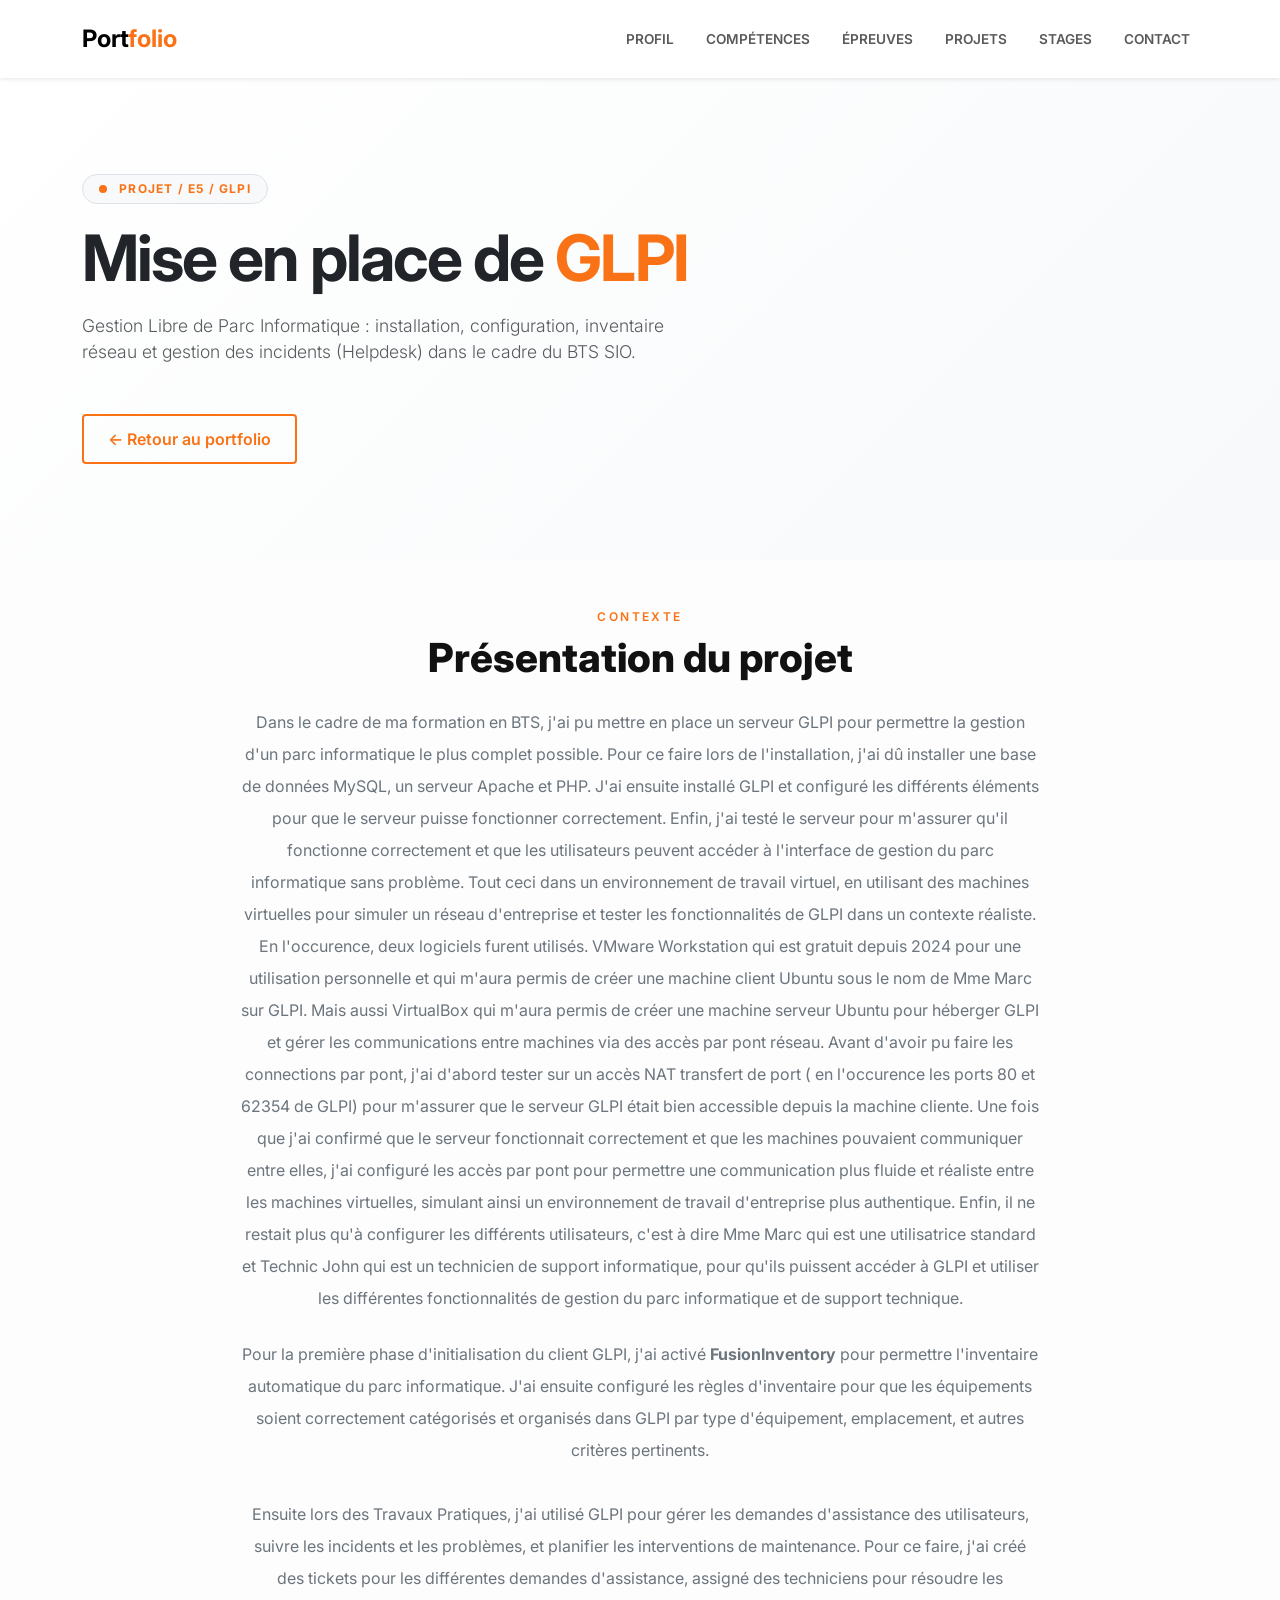
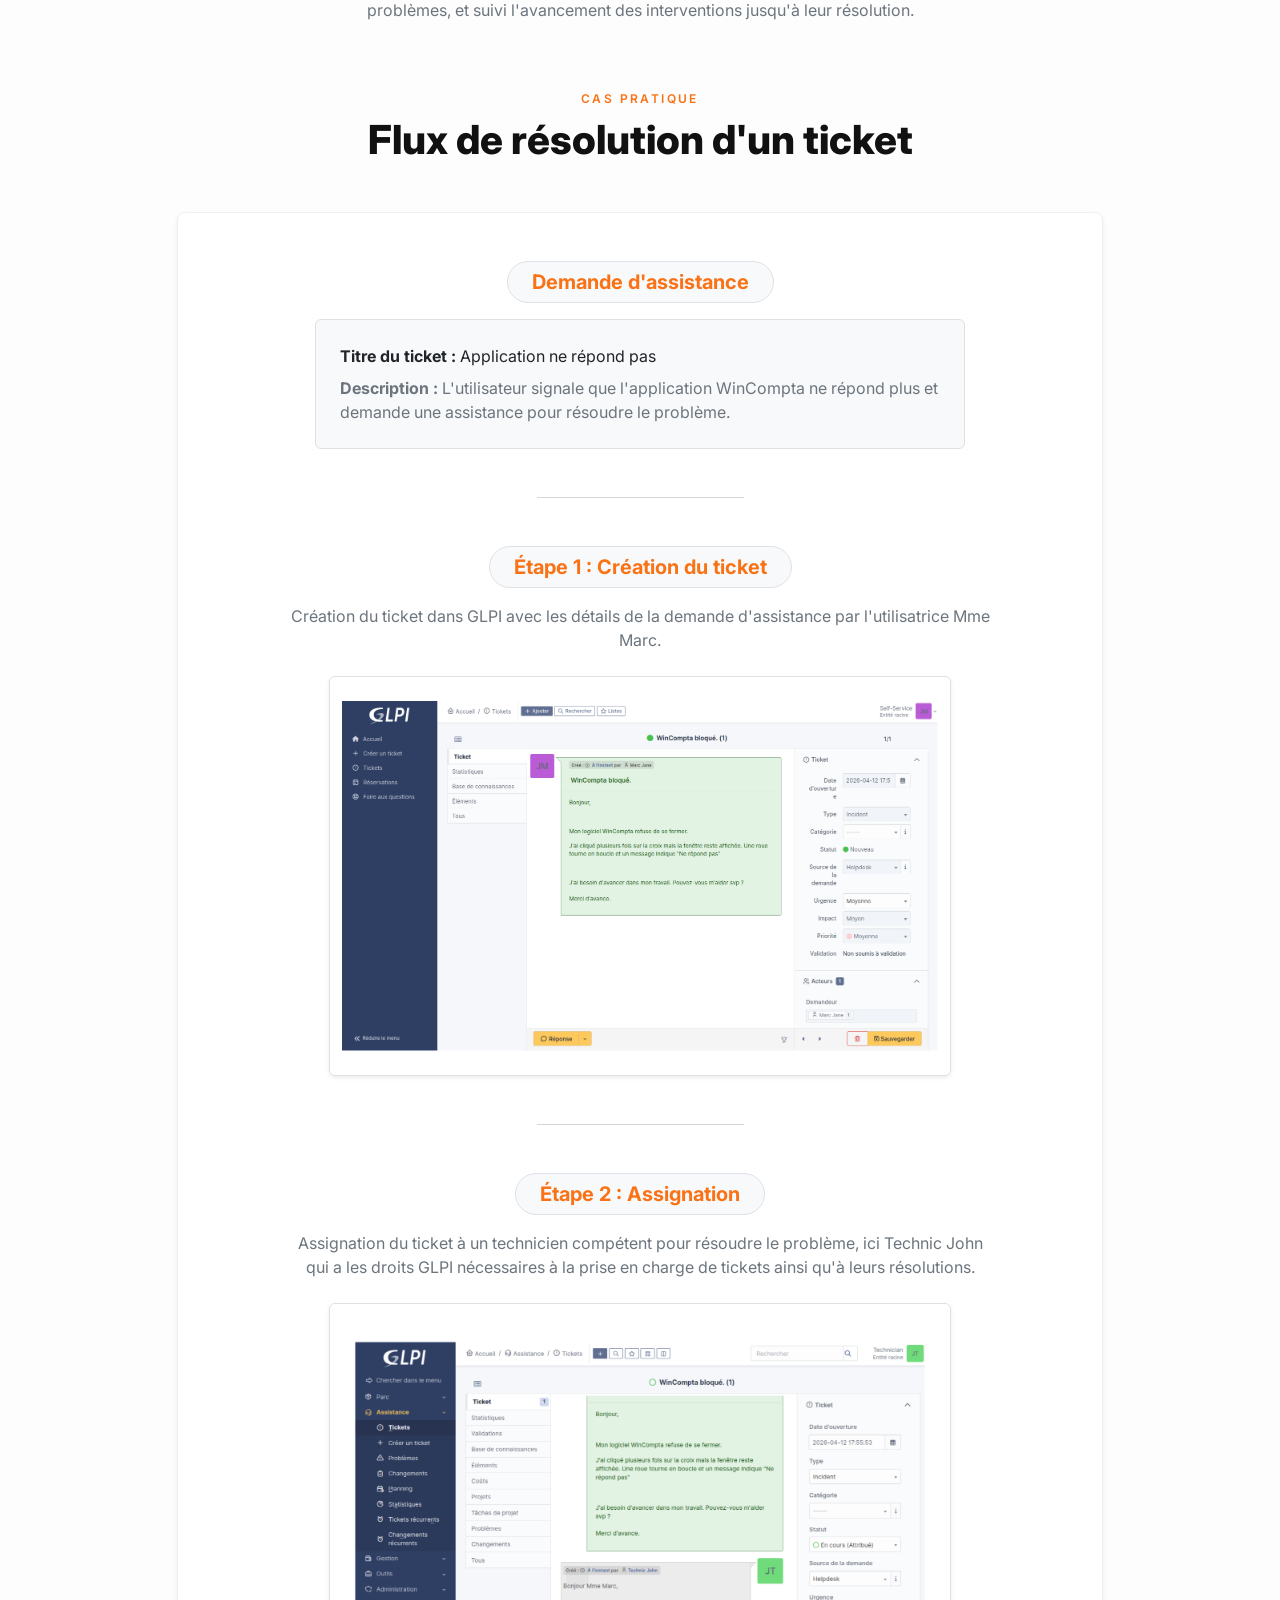
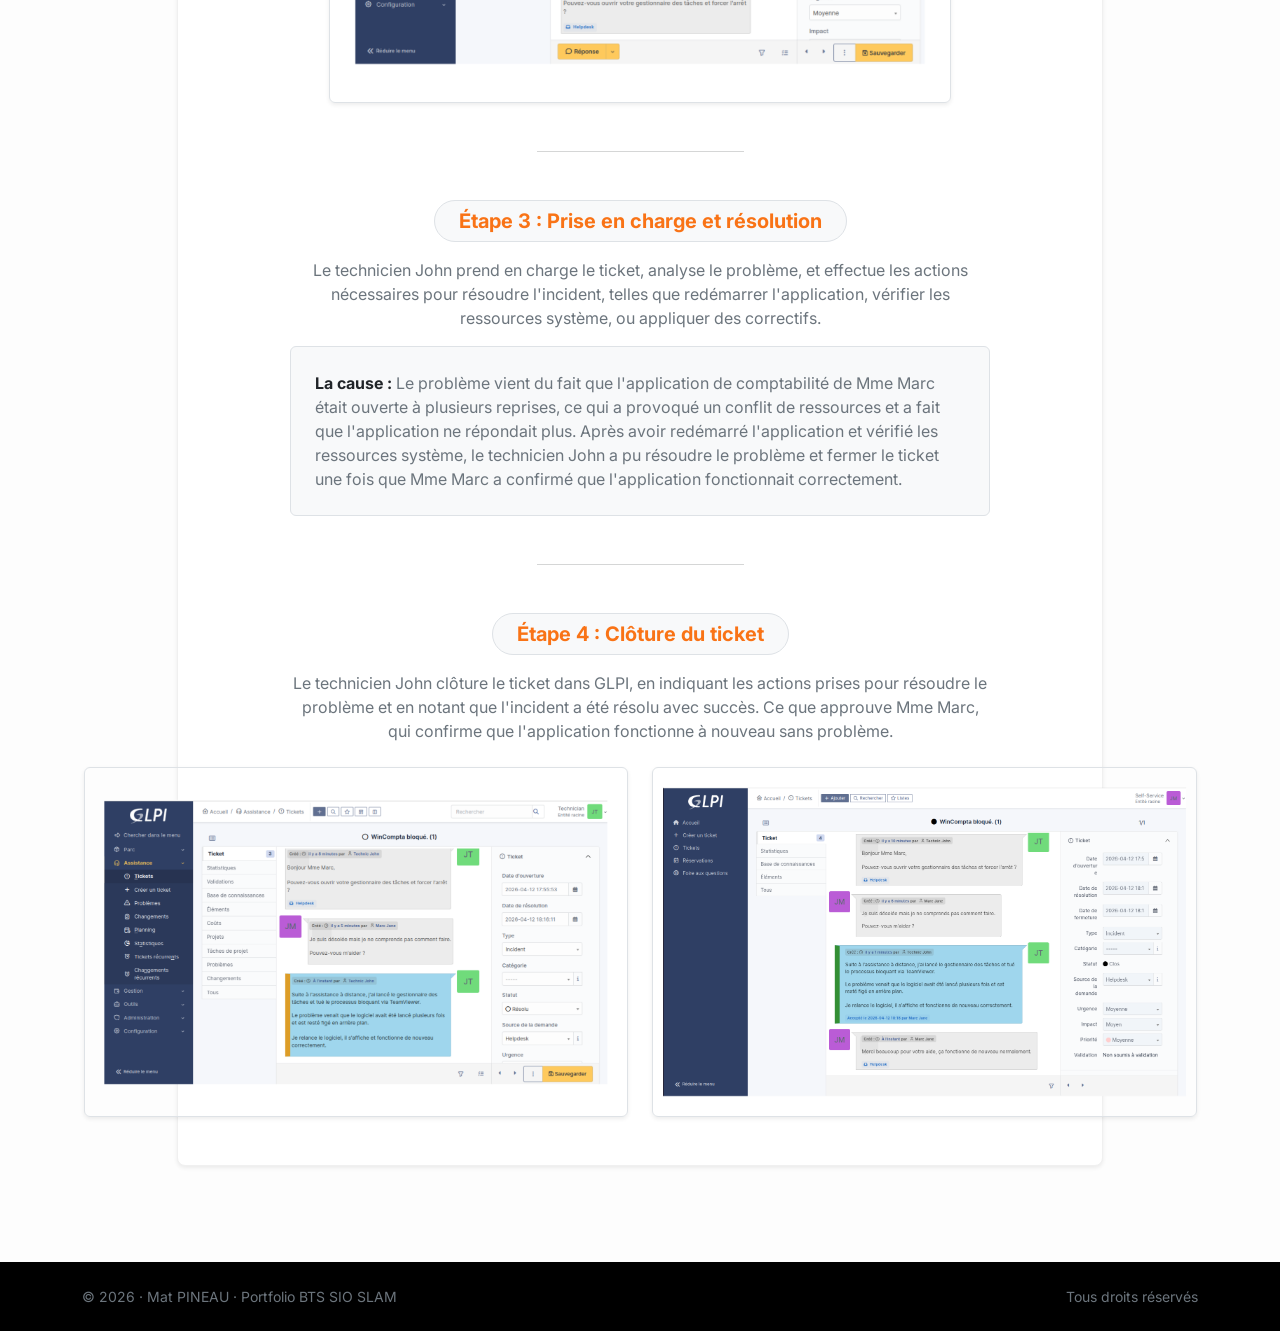
<file: GLPI.html>
<!DOCTYPE html>
<html lang="fr">

<head>
  <meta charset="UTF-8">
  <meta name="viewport" content="width=device-width, initial-scale=1.0">
  <title>Projet GLPI - Portfolio</title>

  <!-- Fonts -->
  <link rel="preconnect" href="https://fonts.googleapis.com">
  <link rel="preconnect" href="https://fonts.gstatic.com" crossorigin>
  <link href="https://fonts.googleapis.com/css2?family=Inter:wght@300;400;600;800&display=swap" rel="stylesheet">

  <!-- Bootstrap CSS -->
  <link href="https://cdn.jsdelivr.net/npm/bootstrap@5.3.3/dist/css/bootstrap.min.css" rel="stylesheet">

  <style>
    :root {
      --accent: #f97316;
      --accent-hover: #ea580c;
    }

    body {
      font-family: 'Inter', sans-serif;
      background-color: #fdfdfd;
      color: #333;
      display: flex;
      flex-direction: column;
      min-height: 100vh;
    }

    /* Custom Utilities */
    .text-orange { color: var(--accent) !important; }
    .bg-orange { background-color: var(--accent) !important; color: white; }

    .btn-orange {
      background-color: var(--accent);
      color: white;
      border: none;
      border-radius: 4px;
      padding: 0.75rem 1.5rem;
      font-weight: 600;
      transition: all 0.3s ease;
    }

    .btn-orange:hover {
      background-color: var(--accent-hover);
      color: white;
      transform: translateY(-2px);
      box-shadow: 0 4px 12px rgba(249, 115, 22, 0.2);
    }

    .btn-outline-orange {
      border: 2px solid var(--accent);
      color: var(--accent);
      border-radius: 4px;
      padding: 0.7rem 1.5rem;
      font-weight: 600;
      transition: all 0.3s ease;
    }

    .btn-outline-orange:hover {
      background-color: var(--accent);
      color: white;
    }

    .section-title {
      font-weight: 800;
      font-size: 2.5rem;
      margin-bottom: 0.5rem;
      color: #111;
    }

    .section-label {
      font-size: 0.75rem;
      text-transform: uppercase;
      letter-spacing: 0.15rem;
      color: var(--accent);
      font-weight: 600;
      margin-bottom: 0.5rem;
    }

    /* Cards */
    .custom-card {
      border: 1px solid #f0f0f0;
      border-radius: 8px;
      box-shadow: 0 4px 6px -1px rgba(0, 0, 0, 0.05);
      transition: transform 0.3s ease, box-shadow 0.3s ease;
      background: white;
    }

    .custom-card:hover {
      transform: translateY(-5px);
      box-shadow: 0 10px 15px -3px rgba(0, 0, 0, 0.1);
    }
    
    .nav-pills .nav-link {
      color: #555;
      border-radius: 0;
      border-bottom: 2px solid transparent;
      padding: 0.5rem 1rem;
      font-weight: 600;
    }

    .nav-pills .nav-link.active,
    .nav-pills .nav-link:hover {
      color: var(--accent);
      background-color: transparent;
      border-bottom: 2px solid var(--accent);
    }
  </style>
</head>

<body>

  <!-- Header / Navbar -->
  <nav id="navbar" class="navbar navbar-expand-lg navbar-light bg-white sticky-top shadow-sm py-3">
    <div class="container">
      <a class="navbar-brand fw-bold fs-4" href="index.html">Port<span class="text-orange">folio</span></a>
      <button class="navbar-toggler border-0" type="button" data-bs-toggle="collapse" data-bs-target="#navbarNav"
        aria-controls="navbarNav" aria-expanded="false" aria-label="Toggle navigation">
        <span class="navbar-toggler-icon"></span>
      </button>
      <div class="collapse navbar-collapse justify-content-end" id="navbarNav">
        <ul class="navbar-nav gap-3 text-uppercase" style="font-size: 0.85rem; font-weight: 600;">
          <li class="nav-item"><a class="nav-link" href="index.html#about">Profil</a></li>
          <li class="nav-item"><a class="nav-link" href="index.html#competences">Compétences</a></li>
          <li class="nav-item"><a class="nav-link" href="index.html#epreuves">Épreuves</a></li>
          <li class="nav-item"><a class="nav-link" href="index.html#projets">Projets</a></li>
          <li class="nav-item"><a class="nav-link" href="index.html#stages">Stages</a></li>
          <li class="nav-item"><a class="nav-link" href="index.html#contact">Contact</a></li>
        </ul>
      </div>
    </div>
  </nav>

  <!-- Hero Section -->
  <section id="hero" class="d-flex align-items-center py-5"
    style="background: linear-gradient(135deg, #fff 0%, #f7f9fa 100%);">
    <div class="container py-5">
      <div class="row align-items-center">
        <div class="col-lg-8">
          <span class="badge bg-light text-orange border border-orange mb-3 py-2 px-3 rounded-pill text-uppercase"
            style="letter-spacing: 0.1em; font-size: 0.75rem;">
            <span class="d-inline-block rounded-circle bg-orange me-2" style="width: 8px; height: 8px;"></span> Projet / E5 / GLPI
          </span>
          <h1 class="display-3 fw-bolder mb-3 text-dark" style="letter-spacing: -0.03em;">Mise en place de <span
              class="text-orange">GLPI</span></h1>
          <p class="lead text-muted mb-5" style="max-width: 600px; font-size: 1.1rem;">
            Gestion Libre de Parc Informatique : installation, configuration, inventaire réseau et gestion des incidents (Helpdesk) dans le cadre du BTS SIO.
          </p>
          <div class="d-flex gap-3 flex-wrap">
            <a href="index.html" class="btn btn-outline-orange">← Retour au portfolio</a>
          </div>
        </div>
      </div>
    </div>
  </section>

  <!-- Content Section (Central Layout) -->
  <section class="py-5 flex-grow-1">
    <div class="container">
      <div class="row">
        <!-- Content in a Central Column -->
        <div class="col-lg-10 mx-auto">
          
          <div class="section-label text-center">Contexte</div>
          <h2 class="section-title h3 mb-4 text-center">Présentation du projet</h2>
          <p class="text-secondary lh-lg mb-4 text-center mx-auto" style="max-width: 800px;">
            Dans le cadre de ma formation en BTS, j'ai pu mettre en place un serveur GLPI pour permettre la gestion d'un parc informatique le plus complet possible. Pour ce faire lors de l'installation, j'ai dû installer une base de données MySQL, un serveur Apache et PHP. J'ai ensuite installé GLPI et configuré les différents éléments pour que le serveur puisse fonctionner correctement. 
            Enfin, j'ai testé le serveur pour m'assurer qu'il fonctionne correctement et que les utilisateurs peuvent accéder à l'interface de gestion du parc informatique sans problème.
            Tout ceci dans un environnement de travail virtuel, en utilisant des machines virtuelles pour simuler un réseau d'entreprise et tester les fonctionnalités de GLPI dans un contexte réaliste. 
            En l'occurence, deux logiciels furent utilisés. VMware Workstation qui est gratuit depuis 2024 pour une utilisation personnelle et qui m'aura permis de créer une machine client Ubuntu sous le nom de Mme Marc sur GLPI.
            Mais aussi VirtualBox qui m'aura permis de créer une machine serveur Ubuntu pour héberger GLPI et gérer les communications entre machines via des accès par pont réseau. Avant d'avoir pu faire les connections par pont, j'ai d'abord tester sur un accès NAT transfert de port ( en l'occurence les ports 80 et 62354 de GLPI)
            pour m'assurer que le serveur GLPI était bien accessible depuis la machine cliente. Une fois que j'ai confirmé que le serveur fonctionnait correctement et que les machines pouvaient communiquer entre elles, j'ai configuré les accès par pont pour permettre une communication plus fluide et réaliste entre les machines virtuelles, simulant ainsi un environnement de travail d'entreprise plus authentique.
            Enfin, il ne restait plus qu'à configurer les différents utilisateurs, c'est à dire Mme Marc qui est une utilisatrice standard et Technic John qui est un technicien de support informatique, pour qu'ils puissent accéder à GLPI et utiliser les différentes fonctionnalités de gestion du parc informatique et de support technique.
          </p>
          <p class="text-secondary lh-lg mb-5 text-center mx-auto" style="max-width: 800px;">
            Pour la première phase d'initialisation du client GLPI, j'ai activé <strong>FusionInventory</strong> pour permettre l'inventaire automatique du parc informatique. J'ai ensuite configuré les règles d'inventaire pour que les équipements soient correctement catégorisés et organisés dans GLPI par type d'équipement, emplacement, et autres critères pertinents.
            <br><br>
            Ensuite lors des Travaux Pratiques, j'ai utilisé GLPI pour gérer les demandes d'assistance des utilisateurs, suivre les incidents et les problèmes, et planifier les interventions de maintenance. Pour ce faire, j'ai créé des tickets pour les différentes demandes d'assistance, assigné des techniciens pour résoudre les problèmes, et suivi l'avancement des interventions jusqu'à leur résolution.
          </p>

          <div class="section-label text-center mt-5 pt-3">Cas Pratique</div>
          <h2 class="section-title h3 mb-5 text-center">Flux de résolution d'un ticket</h2>
          
          <!-- CENTRAL BUBBLE FOR STEPS -->
          <div class="custom-card p-4 p-md-5 mb-5 shadow-sm">
            
            <!-- Context -->
            <div class="text-center mb-5">
              <h5 class="fw-bold mb-3 d-inline-block px-4 py-2 bg-light rounded-pill border text-orange">Demande d'assistance</h5>
              <div class="bg-light border rounded p-4 mx-auto text-start" style="max-width: 650px;">
                <p class="text-dark mb-2"><strong>Titre du ticket :</strong> Application ne répond pas</p>
                <p class="text-secondary mb-0"><strong>Description :</strong> L'utilisateur signale que l'application WinCompta ne répond plus et demande une assistance pour résoudre le problème.</p>
              </div>
            </div>

            <hr class="w-25 mx-auto text-muted mb-5">

            <!-- Etape 1 -->
            <div class="text-center mb-5">
              <h5 class="fw-bold mb-3 d-inline-block px-4 py-2 bg-light rounded-pill border text-orange">Étape 1 : Création du ticket</h5>
              <p class="text-secondary mx-auto mb-4" style="max-width: 700px;">
                Création du ticket dans GLPI avec les détails de la demande d'assistance par l'utilisatrice Mme Marc.
              </p>
              <img src="assets\screen user request.png" alt="Screen User Request" class="img-fluid rounded border shadow-sm mx-auto d-block mb-4" style="max-height: 400px; object-fit: contain;">
            </div>

            <hr class="w-25 mx-auto text-muted mb-5">

            <!-- Etape 2 -->
            <div class="text-center mb-5">
              <h5 class="fw-bold mb-3 d-inline-block px-4 py-2 bg-light rounded-pill border text-orange">Étape 2 : Assignation</h5>
              <p class="text-secondary mx-auto mb-4" style="max-width: 700px;">
                Assignation du ticket à un technicien compétent pour résoudre le problème, ici Technic John qui a les droits GLPI nécessaires à la prise en charge de tickets ainsi qu'à leurs résolutions.
              </p>
              <img src="assets/tech response 1.png" alt="Screen Assign Ticket" class="img-fluid rounded border shadow-sm mx-auto d-block mb-4" style="max-height: 400px; object-fit: contain;">
            </div>

            <hr class="w-25 mx-auto text-muted mb-5">
            
            <!-- Etape 3 -->
            <div class="text-center mb-5">
              <h5 class="fw-bold mb-3 d-inline-block px-4 py-2 bg-light rounded-pill border text-orange">Étape 3 : Prise en charge et résolution</h5>
              <p class="text-secondary mx-auto mb-3" style="max-width: 700px;">
                Le technicien John prend en charge le ticket, analyse le problème, et effectue les actions nécessaires pour résoudre l'incident, telles que redémarrer l'application, vérifier les ressources système, ou appliquer des correctifs.
              </p>
              <div class="bg-light border rounded p-4 mx-auto text-start" style="max-width: 700px;">
                <p class="text-secondary mb-0">
                  <strong class="text-dark">La cause :</strong> Le problème vient du fait que l'application de comptabilité de Mme Marc était ouverte à plusieurs reprises, ce qui a provoqué un conflit de ressources et a fait que l'application ne répondait plus. Après avoir redémarré l'application et vérifié les ressources système, le technicien John a pu résoudre le problème et fermer le ticket une fois que Mme Marc a confirmé que l'application fonctionnait correctement.
                </p>
              </div>
            </div>

            <hr class="w-25 mx-auto text-muted mb-5">

            <!-- Etape 4 -->
            <div class="text-center">
              <h5 class="fw-bold mb-3 d-inline-block px-4 py-2 bg-light rounded-pill border text-orange">Étape 4 : Clôture du ticket</h5>
              <p class="text-secondary mx-auto mb-4" style="max-width: 700px;">
                Le technicien John clôture le ticket dans GLPI, en indiquant les actions prises pour résoudre le problème et en notant que l'incident a été résolu avec succès. Ce que approuve Mme Marc, qui confirme que l'application fonctionne à nouveau sans problème.
              </p>
              <div class="d-flex flex-column flex-md-row justify-content-center gap-4 align-items-center">
                <img src="assets/tech resolve.png" alt="Screen Tech Response" class="img-fluid rounded border shadow-sm" style="max-height: 350px; object-fit: contain;">
                <img src="assets/solution approuved.png" alt="Screen Solution Approved" class="img-fluid rounded border shadow-sm" style="max-height: 350px; object-fit: contain;">
              </div>
            </div>

          </div>

        </div>
      </div>
    </div>
  </section>

  <!-- Footer -->
  <footer class="bg-black text-secondary py-4 text-center small mt-auto">
  <div class="container d-flex flex-column flex-md-row justify-content-between align-items-center gap-2">
    <span>© 2026 · Mat PINEAU · Portfolio BTS SIO SLAM</span>
      <span>Tous droits réservés</span>
  </div>
</footer>

<!-- Bootstrap JS -->
<script src="https://cdn.jsdelivr.net/npm/bootstrap@5.3.3/dist/js/bootstrap.bundle.min.js"></script>
</body>
</html>
</file>
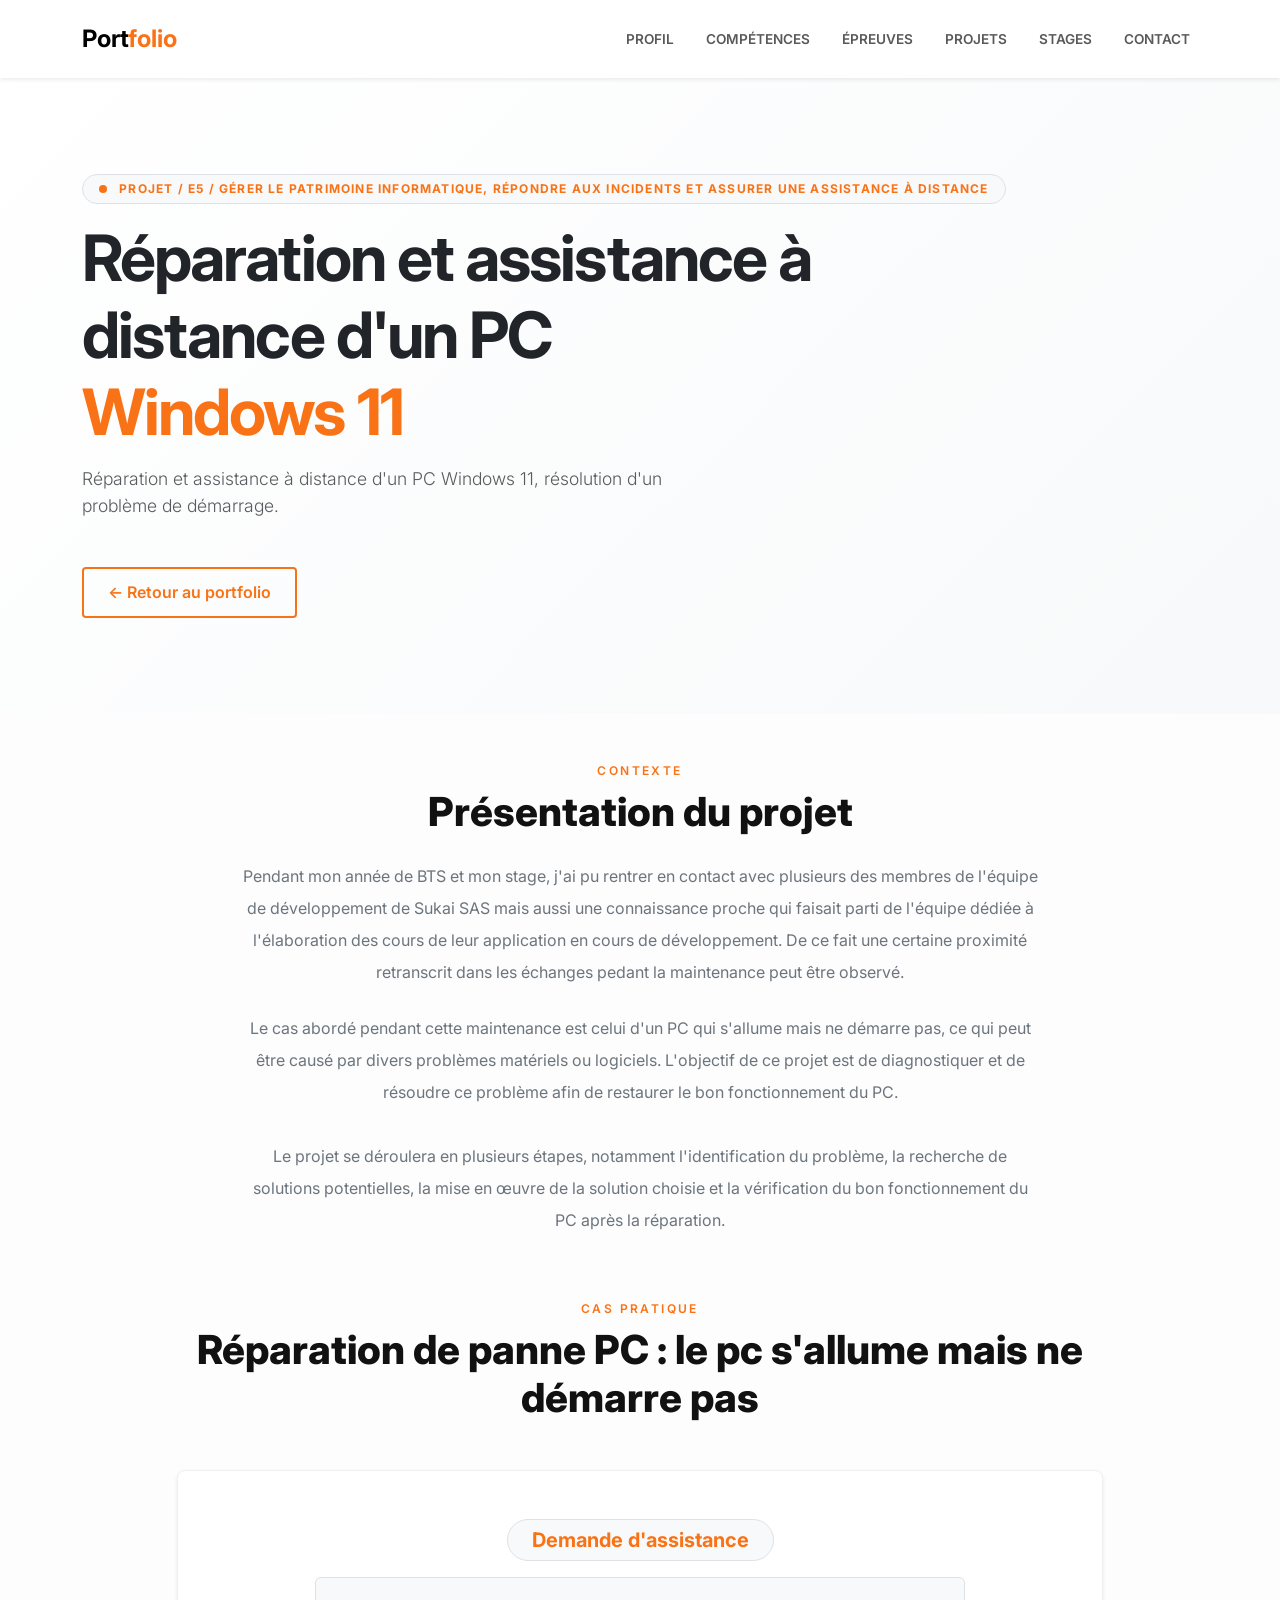
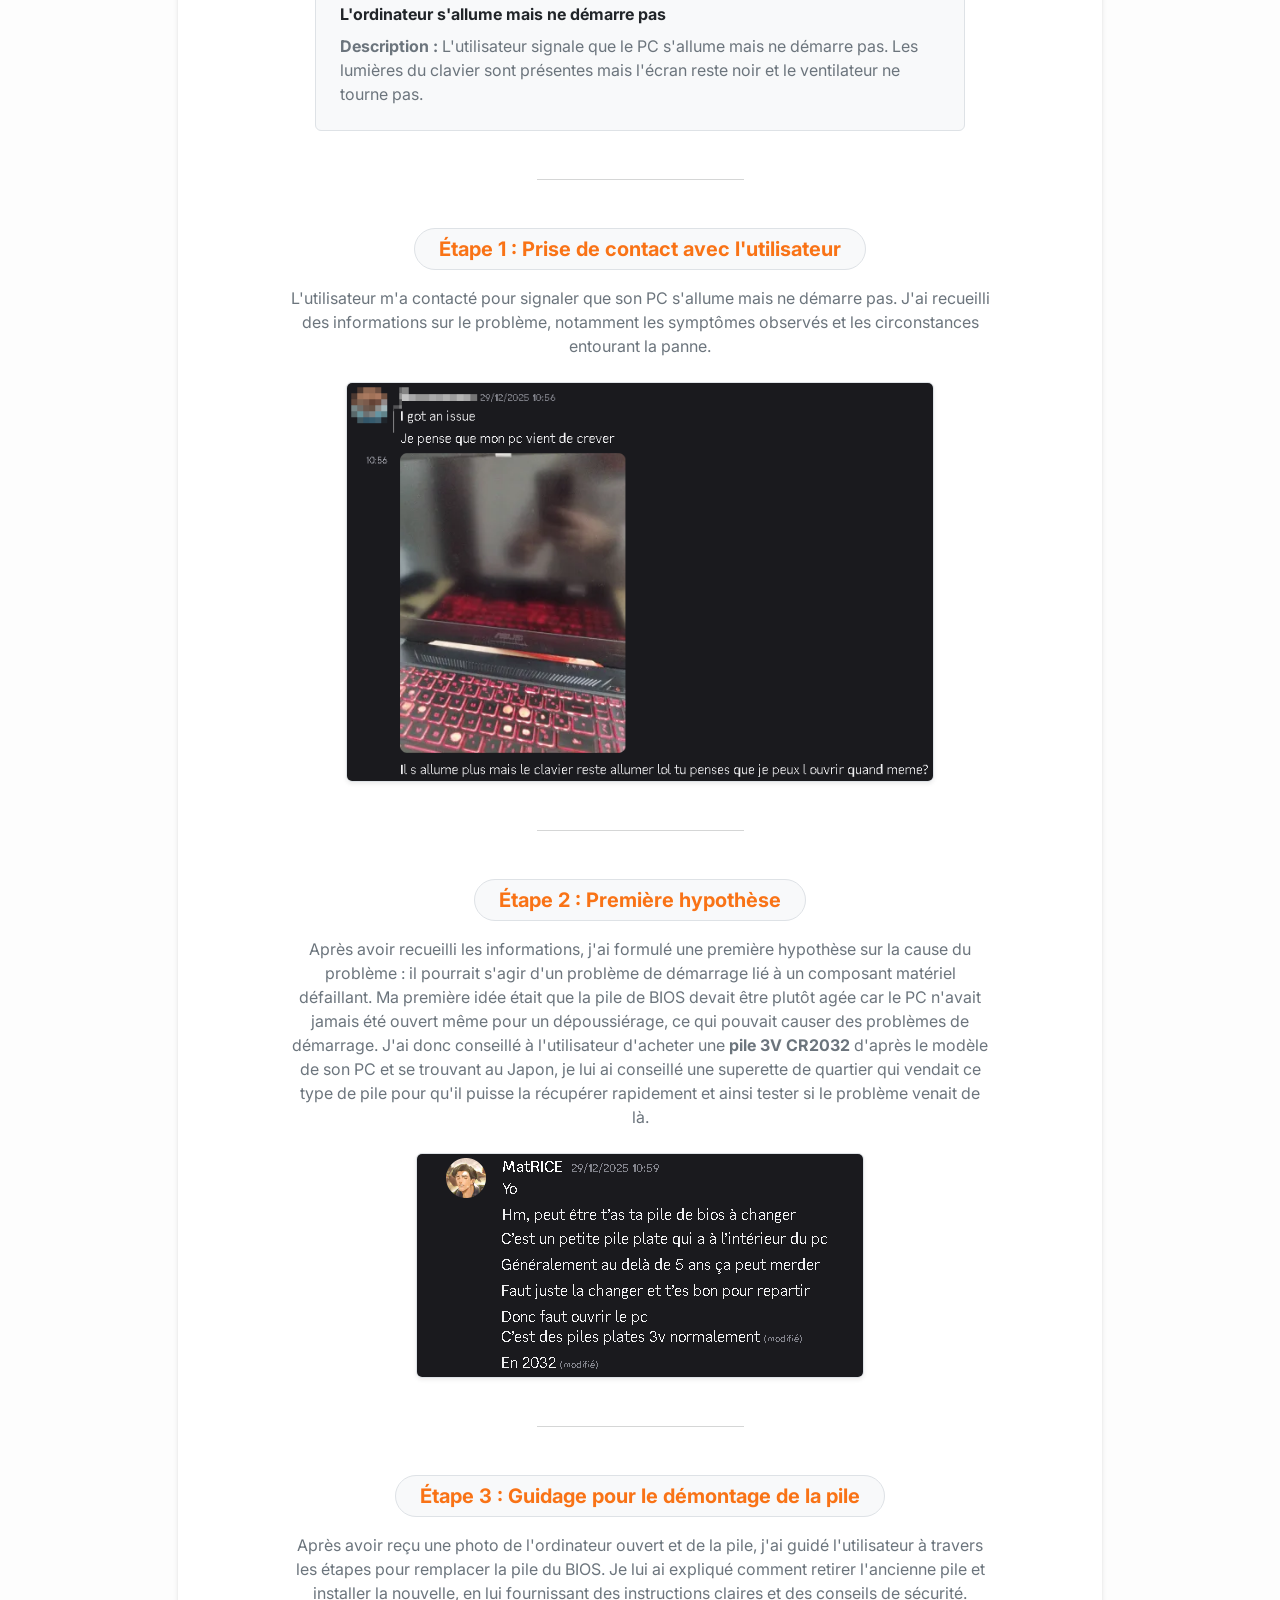
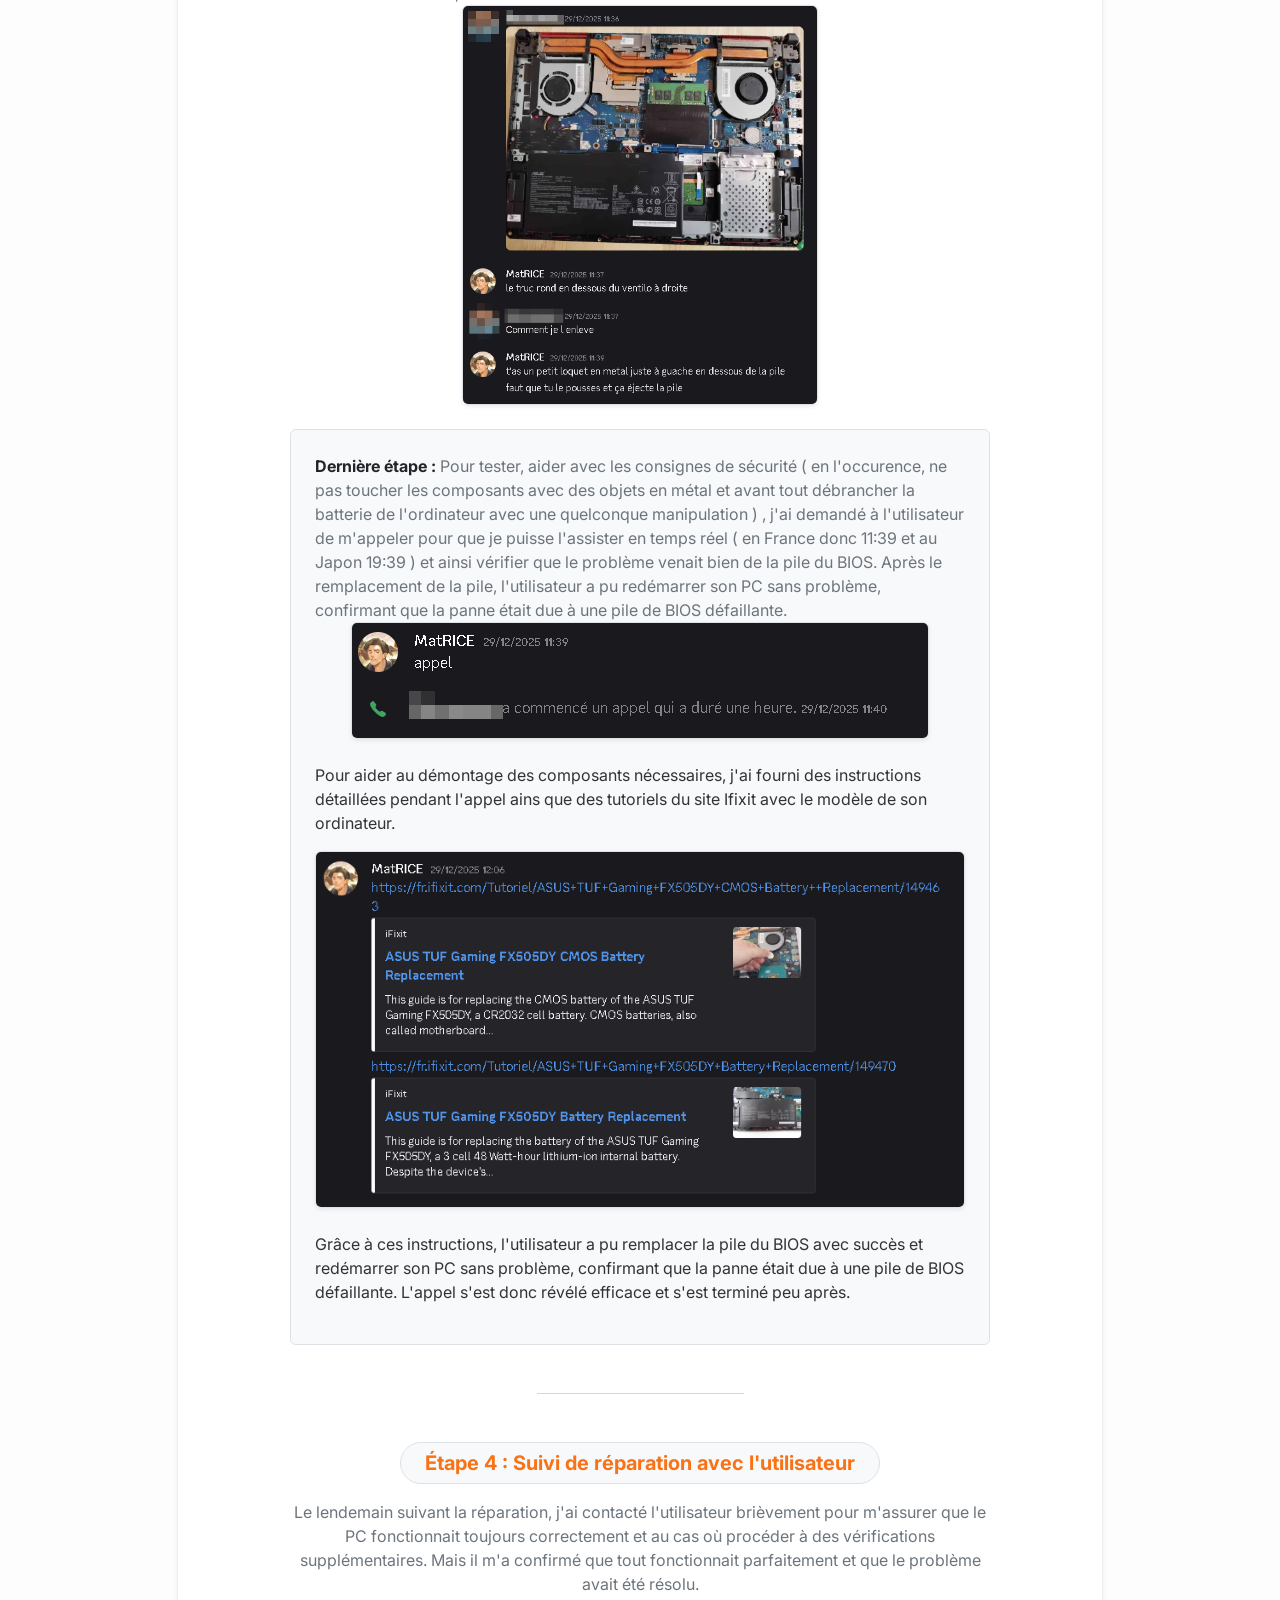
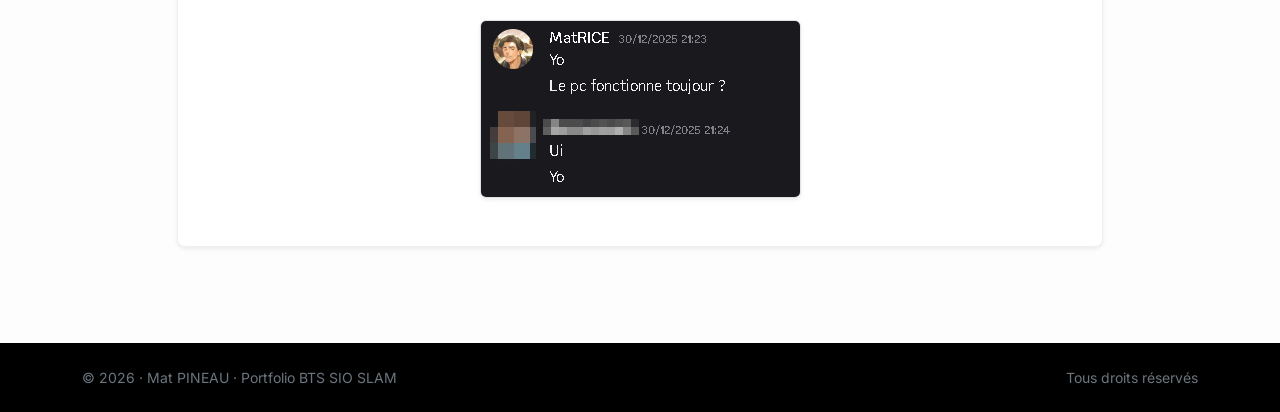
<file: repair1.html>
<!DOCTYPE html>
<html lang="fr">

<head>
  <meta charset="UTF-8">
  <meta name="viewport" content="width=device-width, initial-scale=1.0">
  <title>Projet Maintenance et réparation - Portfolio</title>

  <!-- Fonts -->
  <link rel="preconnect" href="https://fonts.googleapis.com">
  <link rel="preconnect" href="https://fonts.gstatic.com" crossorigin>
  <link href="https://fonts.googleapis.com/css2?family=Inter:wght@300;400;600;800&display=swap" rel="stylesheet">

  <!-- Bootstrap CSS -->
  <link href="https://cdn.jsdelivr.net/npm/bootstrap@5.3.3/dist/css/bootstrap.min.css" rel="stylesheet">

  <style>
    :root {
      --accent: #f97316;
      --accent-hover: #ea580c;
    }

    body {
      font-family: 'Inter', sans-serif;
      background-color: #fdfdfd;
      color: #333;
      display: flex;
      flex-direction: column;
      min-height: 100vh;
    }

    /* Custom Utilities */
    .text-orange { color: var(--accent) !important; }
    .bg-orange { background-color: var(--accent) !important; color: white; }

    .btn-orange {
      background-color: var(--accent);
      color: white;
      border: none;
      border-radius: 4px;
      padding: 0.75rem 1.5rem;
      font-weight: 600;
      transition: all 0.3s ease;
    }

    .btn-orange:hover {
      background-color: var(--accent-hover);
      color: white;
      transform: translateY(-2px);
      box-shadow: 0 4px 12px rgba(249, 115, 22, 0.2);
    }

    .btn-outline-orange {
      border: 2px solid var(--accent);
      color: var(--accent);
      border-radius: 4px;
      padding: 0.7rem 1.5rem;
      font-weight: 600;
      transition: all 0.3s ease;
    }

    .btn-outline-orange:hover {
      background-color: var(--accent);
      color: white;
    }

    .section-title {
      font-weight: 800;
      font-size: 2.5rem;
      margin-bottom: 0.5rem;
      color: #111;
    }

    .section-label {
      font-size: 0.75rem;
      text-transform: uppercase;
      letter-spacing: 0.15rem;
      color: var(--accent);
      font-weight: 600;
      margin-bottom: 0.5rem;
    }

    /* Cards */
    .custom-card {
      border: 1px solid #f0f0f0;
      border-radius: 8px;
      box-shadow: 0 4px 6px -1px rgba(0, 0, 0, 0.05);
      transition: transform 0.3s ease, box-shadow 0.3s ease;
      background: white;
    }

    .custom-card:hover {
      transform: translateY(-5px);
      box-shadow: 0 10px 15px -3px rgba(0, 0, 0, 0.1);
    }
    
    .nav-pills .nav-link {
      color: #555;
      border-radius: 0;
      border-bottom: 2px solid transparent;
      padding: 0.5rem 1rem;
      font-weight: 600;
    }

    .nav-pills .nav-link.active,
    .nav-pills .nav-link:hover {
      color: var(--accent);
      background-color: transparent;
      border-bottom: 2px solid var(--accent);
    }
  </style>
</head>

<body>

  <!-- Header / Navbar -->
  <nav id="navbar" class="navbar navbar-expand-lg navbar-light bg-white sticky-top shadow-sm py-3">
    <div class="container">
      <a class="navbar-brand fw-bold fs-4" href="index.html">Port<span class="text-orange">folio</span></a>
      <button class="navbar-toggler border-0" type="button" data-bs-toggle="collapse" data-bs-target="#navbarNav"
        aria-controls="navbarNav" aria-expanded="false" aria-label="Toggle navigation">
        <span class="navbar-toggler-icon"></span>
      </button>
      <div class="collapse navbar-collapse justify-content-end" id="navbarNav">
        <ul class="navbar-nav gap-3 text-uppercase" style="font-size: 0.85rem; font-weight: 600;">
          <li class="nav-item"><a class="nav-link" href="index.html#about">Profil</a></li>
          <li class="nav-item"><a class="nav-link" href="index.html#competences">Compétences</a></li>
          <li class="nav-item"><a class="nav-link" href="index.html#epreuves">Épreuves</a></li>
          <li class="nav-item"><a class="nav-link" href="index.html#projets">Projets</a></li>
          <li class="nav-item"><a class="nav-link" href="index.html#stages">Stages</a></li>
          <li class="nav-item"><a class="nav-link" href="index.html#contact">Contact</a></li>
        </ul>
      </div>
    </div>
  </nav>

  <!-- Hero Section -->
  <section id="hero" class="d-flex align-items-center py-5"
    style="background: linear-gradient(135deg, #fff 0%, #f7f9fa 100%);">
    <div class="container py-5">
      <div class="row align-items-center">
        <div class="col-lg-8">
          <span class="badge bg-light text-orange border border-orange mb-3 py-2 px-3 rounded-pill text-uppercase"
            style="letter-spacing: 0.1em; font-size: 0.75rem;">
            <span class="d-inline-block rounded-circle bg-orange me-2" style="width: 8px; height: 8px;"></span> Projet / E5 / Gérer le patrimoine informatique, répondre aux incidents et assurer une assistance à distance
          </span>
          <h1 class="display-3 fw-bolder mb-3 text-dark" style="letter-spacing: -0.03em;">Réparation et assistance à distance d'un PC <span
              class="text-orange">Windows 11</span></h1>
          <p class="lead text-muted mb-5" style="max-width: 600px; font-size: 1.1rem;">
            Réparation et assistance à distance d'un PC Windows 11, résolution d'un problème de démarrage.
          </p>
          <div class="d-flex gap-3 flex-wrap">
            <a href="index.html" class="btn btn-outline-orange">← Retour au portfolio</a>
          </div>
        </div>
      </div>
    </div>
  </section>

  <!-- Content Section (Central Layout) -->
  <section class="py-5 flex-grow-1">
    <div class="container">
      <div class="row">
        <!-- Content in a Central Column -->
        <div class="col-lg-10 mx-auto">
            <div class="section-label text-center">Contexte</div>
          <h2 class="section-title h3 mb-4 text-center">Présentation du projet</h2>
          <p class="text-secondary lh-lg mb-4 text-center mx-auto" style="max-width: 800px;">
            Pendant mon année de BTS et mon stage, j'ai pu rentrer en contact avec plusieurs des membres de l'équipe de développement de Sukai SAS mais aussi une connaissance proche qui faisait parti de l'équipe dédiée à l'élaboration des cours de leur application en cours de développement.
            De ce fait une certaine proximité retranscrit dans les échanges pedant la maintenance peut être observé. 
          </p>
          <p class="text-secondary lh-lg mb-5 text-center mx-auto" style="max-width: 800px;">
            Le cas abordé pendant cette maintenance est celui d'un PC qui s'allume mais ne démarre pas, ce qui peut être causé par divers problèmes matériels ou logiciels. L'objectif de ce projet est de diagnostiquer et de résoudre ce problème afin de restaurer le bon fonctionnement du PC.
            <br><br>
            Le projet se déroulera en plusieurs étapes, notamment l'identification du problème, la recherche de solutions potentielles, la mise en œuvre de la solution choisie et la vérification du bon fonctionnement du PC après la réparation.
          </p>

          <div class="section-label text-center mt-5 pt-3">Cas Pratique</div>
          <h2 class="section-title h3 mb-5 text-center">Réparation de panne PC : le pc s'allume mais ne démarre pas</h2>

           <!-- CENTRAL BUBBLE FOR STEPS -->
          <div class="custom-card p-4 p-md-5 mb-5 shadow-sm">
            
            <!-- Context -->
            <div class="text-center mb-5">
              <h5 class="fw-bold mb-3 d-inline-block px-4 py-2 bg-light rounded-pill border text-orange">Demande d'assistance</h5>
              <div class="bg-light border rounded p-4 mx-auto text-start" style="max-width: 650px;">
                <p class="text-dark mb-2"><strong>L'ordinateur s'allume mais ne démarre pas</strong> </p>
                <p class="text-secondary mb-0"><strong>Description :</strong> L'utilisateur signale que le PC s'allume mais ne démarre pas. Les lumières du clavier sont présentes mais l'écran reste noir et le ventilateur ne tourne pas.</p>
              </div>
            </div>

            <hr class="w-25 mx-auto text-muted mb-5">

            <!-- Etape 1 -->
            <div class="text-center mb-5">
              <h5 class="fw-bold mb-3 d-inline-block px-4 py-2 bg-light rounded-pill border text-orange">Étape 1 : Prise de contact avec l'utilisateur</h5>
              <p class="text-secondary mx-auto mb-4" style="max-width: 700px;">
                L'utilisateur m'a contacté pour signaler que son PC s'allume mais ne démarre pas. J'ai recueilli des informations sur le problème, notamment les symptômes observés et les circonstances entourant la panne.
              </p>
              <img src="assets\initial demand.png" alt="Screen User Request" class="img-fluid rounded border shadow-sm mx-auto d-block mb-4" style="max-height: 400px; object-fit: contain;">
            </div>

            <hr class="w-25 mx-auto text-muted mb-5">

            <!-- Etape 2 -->
            <div class="text-center mb-5">
              <h5 class="fw-bold mb-3 d-inline-block px-4 py-2 bg-light rounded-pill border text-orange">Étape 2 : Première hypothèse</h5>
              <p class="text-secondary mx-auto mb-4" style="max-width: 700px;">
                Après avoir recueilli les informations, j'ai formulé une première hypothèse sur la cause du problème : il pourrait s'agir d'un problème de démarrage lié à un composant matériel défaillant. Ma première idée était que la pile de BIOS devait être
                plutôt agée car le PC n'avait jamais été ouvert même pour un dépoussiérage, ce qui pouvait causer des problèmes de démarrage. J'ai donc conseillé à l'utilisateur d'acheter une <strong>pile 3V CR2032</strong> d'après le modèle de son PC et se trouvant au Japon, 
                je lui ai conseillé une superette
                de quartier qui vendait ce type de pile pour qu'il puisse la récupérer rapidement et ainsi tester si le problème venait de là.
              </p>
              <img src="assets/first answer.png" alt="Screen Assign Ticket" class="img-fluid rounded border shadow-sm mx-auto d-block mb-4" style="max-height: 400px; object-fit: contain;">
            </div>

            <hr class="w-25 mx-auto text-muted mb-5">

            <!-- Etape 3 -->
            <div class="text-center mb-5">
              <h5 class="fw-bold mb-3 d-inline-block px-4 py-2 bg-light rounded-pill border text-orange">Étape 3 : Guidage pour le démontage de la pile</h5>
              <p class="text-secondary mx-auto mb-3" style="max-width: 700px;">
                Après avoir reçu une photo de l'ordinateur ouvert et de la pile, j'ai guidé l'utilisateur à travers les étapes pour remplacer la pile du BIOS. 
                Je lui ai expliqué comment retirer l'ancienne pile et installer la nouvelle, en lui fournissant des instructions claires et des conseils de sécurité.
                <img src="assets/following exchange.png" alt="Screen Assign Ticket" class="img-fluid rounded border shadow-sm mx-auto d-block mb-4" style="max-height: 400px; object-fit: contain;">
              </p>
              <div class="bg-light border rounded p-4 mx-auto text-start" style="max-width: 700px;">
                <p class="text-secondary mb-0">
                  <strong class="text-dark">Dernière étape :</strong> Pour tester, aider avec les consignes de sécurité ( en l'occurence, ne pas toucher les composants avec des objets en métal et avant tout débrancher la batterie de l'ordinateur avec une quelconque manipulation )
                  , j'ai demandé à l'utilisateur de m'appeler pour que je puisse l'assister en temps réel ( en France donc 11:39 et au Japon 19:39 ) 
                  et ainsi vérifier que le problème venait bien de la pile du BIOS. Après le remplacement de la pile, l'utilisateur a pu redémarrer son PC sans problème, confirmant que la panne était due à une pile de BIOS défaillante.
                </p>
                <img src="assets/call.png" alt="Screen Assign Ticket" class="img-fluid rounded border shadow-sm mx-auto d-block mb-4" style="max-height: 400px; object-fit: contain;">
                <p>Pour aider au démontage des composants nécessaires, j'ai fourni des instructions détaillées pendant l'appel ains que des tutoriels du site Ifixit avec le modèle de son ordinateur.</p>
                <img src="assets/ifixit.png" alt="Screen Assign Ticket" class="img-fluid rounded border shadow-sm mx-auto d-block mb-4" style="max-height: 400px; object-fit: contain;">
                <p>Grâce à ces instructions, l'utilisateur a pu remplacer la pile du BIOS avec succès et redémarrer son PC sans problème, confirmant que la panne était due à une pile de BIOS défaillante. L'appel s'est donc révélé efficace et s'est terminé peu après.</p>
              </div>
            </div>

            <hr class="w-25 mx-auto text-muted mb-5">

            <!-- Etape 4 -->
            <div class="text-center">
              <h5 class="fw-bold mb-3 d-inline-block px-4 py-2 bg-light rounded-pill border text-orange">Étape 4 : Suivi de réparation avec l'utilisateur</h5>
              <p class="text-secondary mx-auto mb-4" style="max-width: 700px;">
                Le lendemain suivant la réparation, j'ai contacté l'utilisateur brièvement pour m'assurer que le PC fonctionnait toujours correctement et au cas où procéder à des vérifications supplémentaires. 
                Mais il m'a confirmé que tout fonctionnait parfaitement et que le problème avait été résolu.
              </p>
              <div class="d-flex flex-column flex-md-row justify-content-center gap-4 align-items-center">
                <img src="assets/SAV end.png" alt="SAV end" class="img-fluid rounded border shadow-sm" style="max-height: 400px; object-fit: contain;">
              </div>
            </div>


        
        
        
        
        </section>

  <!-- Footer -->
  <footer class="bg-black text-secondary py-4 text-center small mt-auto">
  <div class="container d-flex flex-column flex-md-row justify-content-between align-items-center gap-2">
    <span>© 2026 · Mat PINEAU · Portfolio BTS SIO SLAM</span>
      <span>Tous droits réservés</span>
  </div>
</footer>

<!-- Bootstrap JS -->
<script src="https://cdn.jsdelivr.net/npm/bootstrap@5.3.3/dist/js/bootstrap.bundle.min.js"></script>
</body>
</html>
</file>
